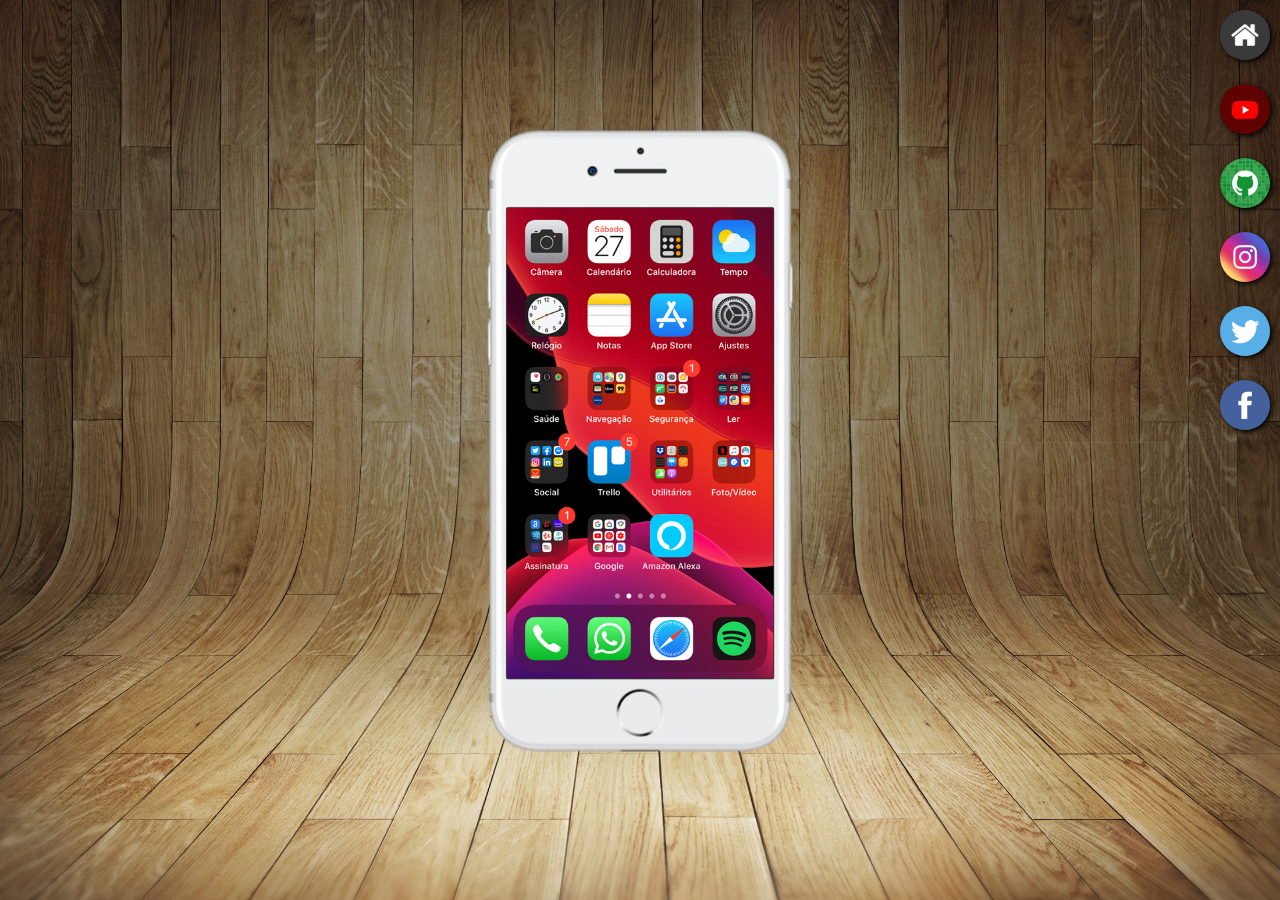
<file: index.html>
<!DOCTYPE html>
<html lang="pt-br">
<head>
    <meta charset="UTF-8">
    <meta http-equiv="X-UA-Compatible" content="IE=edge">
    <meta name="viewport" content="width=device-width, initial-scale=1.0">
    <link rel="shortcut icon" href="favicon.ico" type="image/x-icon">
    <link rel="stylesheet" href="estilos/style.css">
    <title>Projeto Redes Sociais</title>
</head>
<body>
    <main>
        <section id="telefone">
            <iframe src="home.html" name="tela" frameborder="0" id="tela">
                Seu navegador naõ é compatível com isso...
            </iframe>
        </section>
        <section id="redes-sociais">
            <a href="home.html" target="tela"><img src="imagens/logo-home.jpg" alt="Home"></a><br>
            <a href="youtube.html" target="tela"><img src="imagens/logo-youtube.jpg" alt="YouTube"></a><br>
            <a href="github.html" target="tela"><img src="imagens/logo-github.jpg" alt="GitHub"></a><br>
            <a href="instagram.html" target="tela"><img src="imagens/logo-instagram.jpg" alt="Intagram"></a><br>
            <a href="twitter.html" target="tela"><img src="imagens/logo-twitter.jpg" alt="Twitter"></a><br>
            <a href="facebook.html" target="tela"><img src="imagens/logo-facebook.jpg" alt="Facebook"></a>
            
        </section>
    </main>
</body>
</html>
</file>
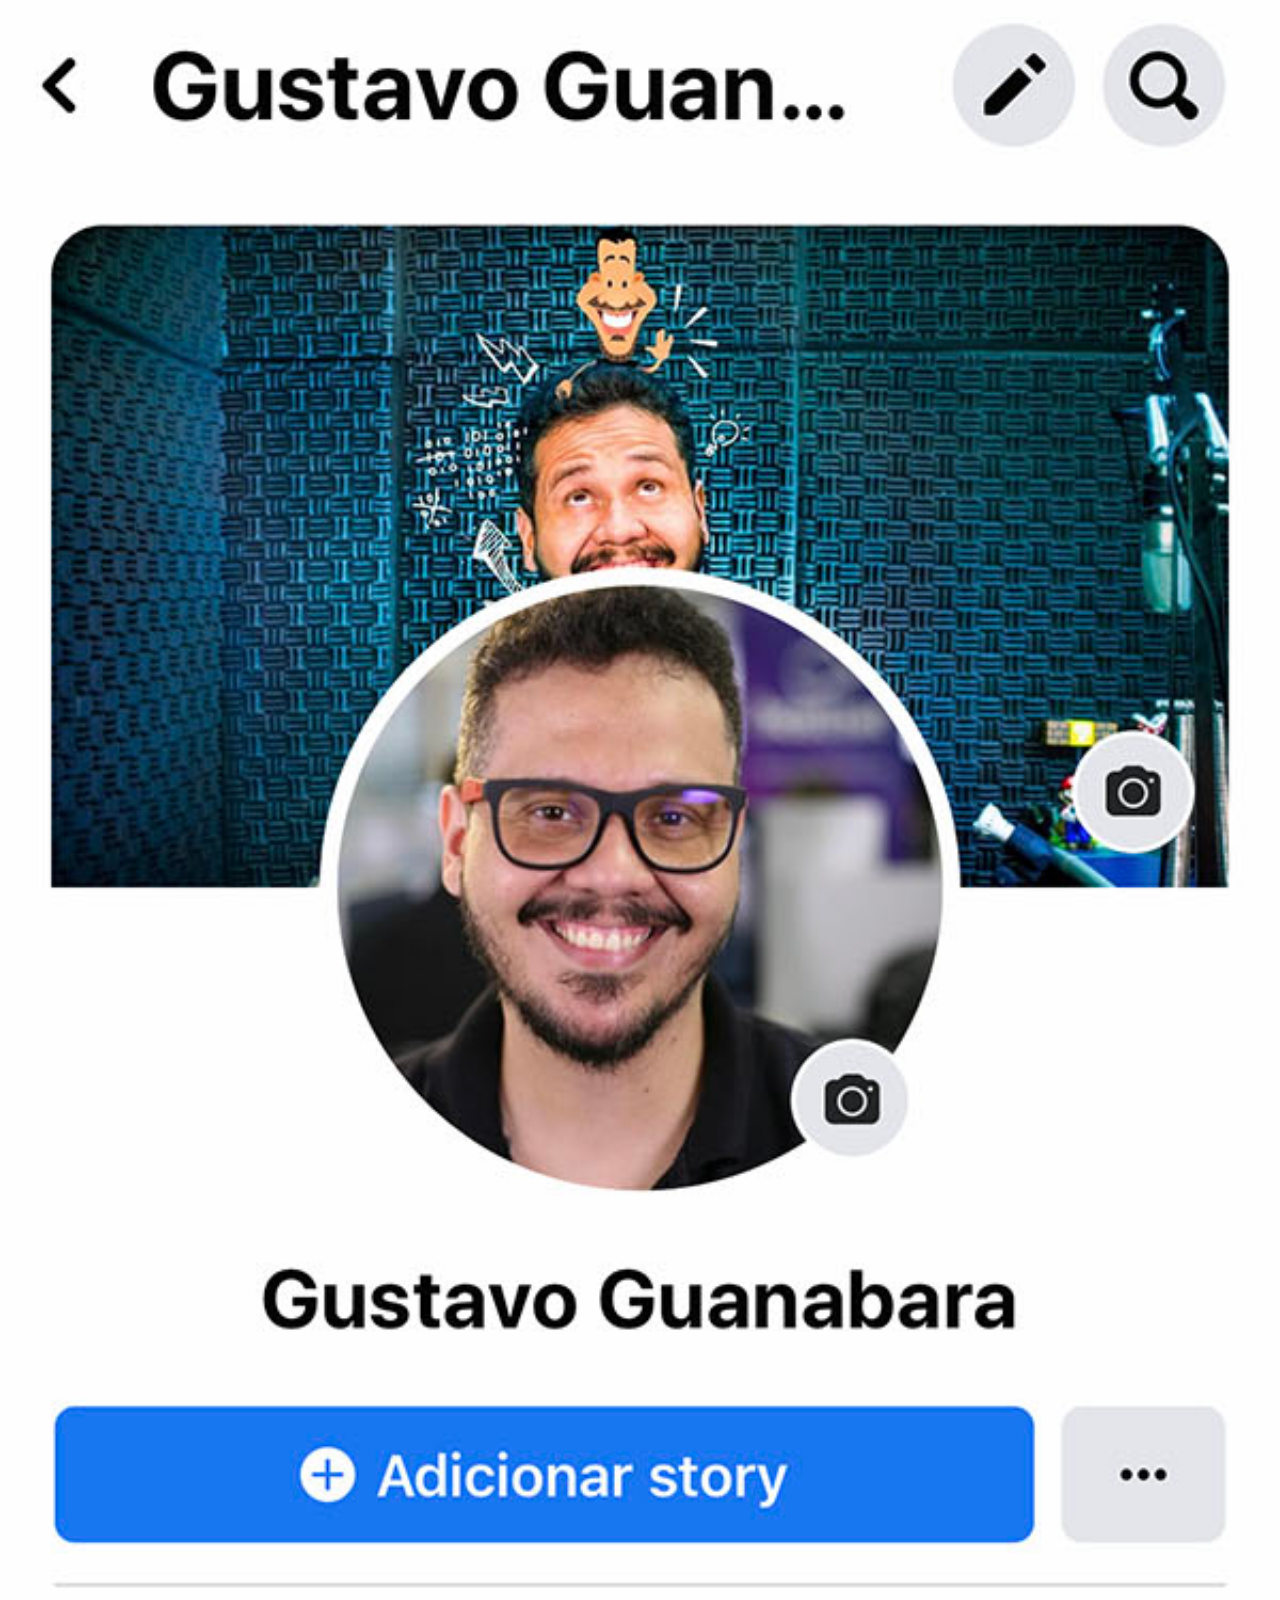
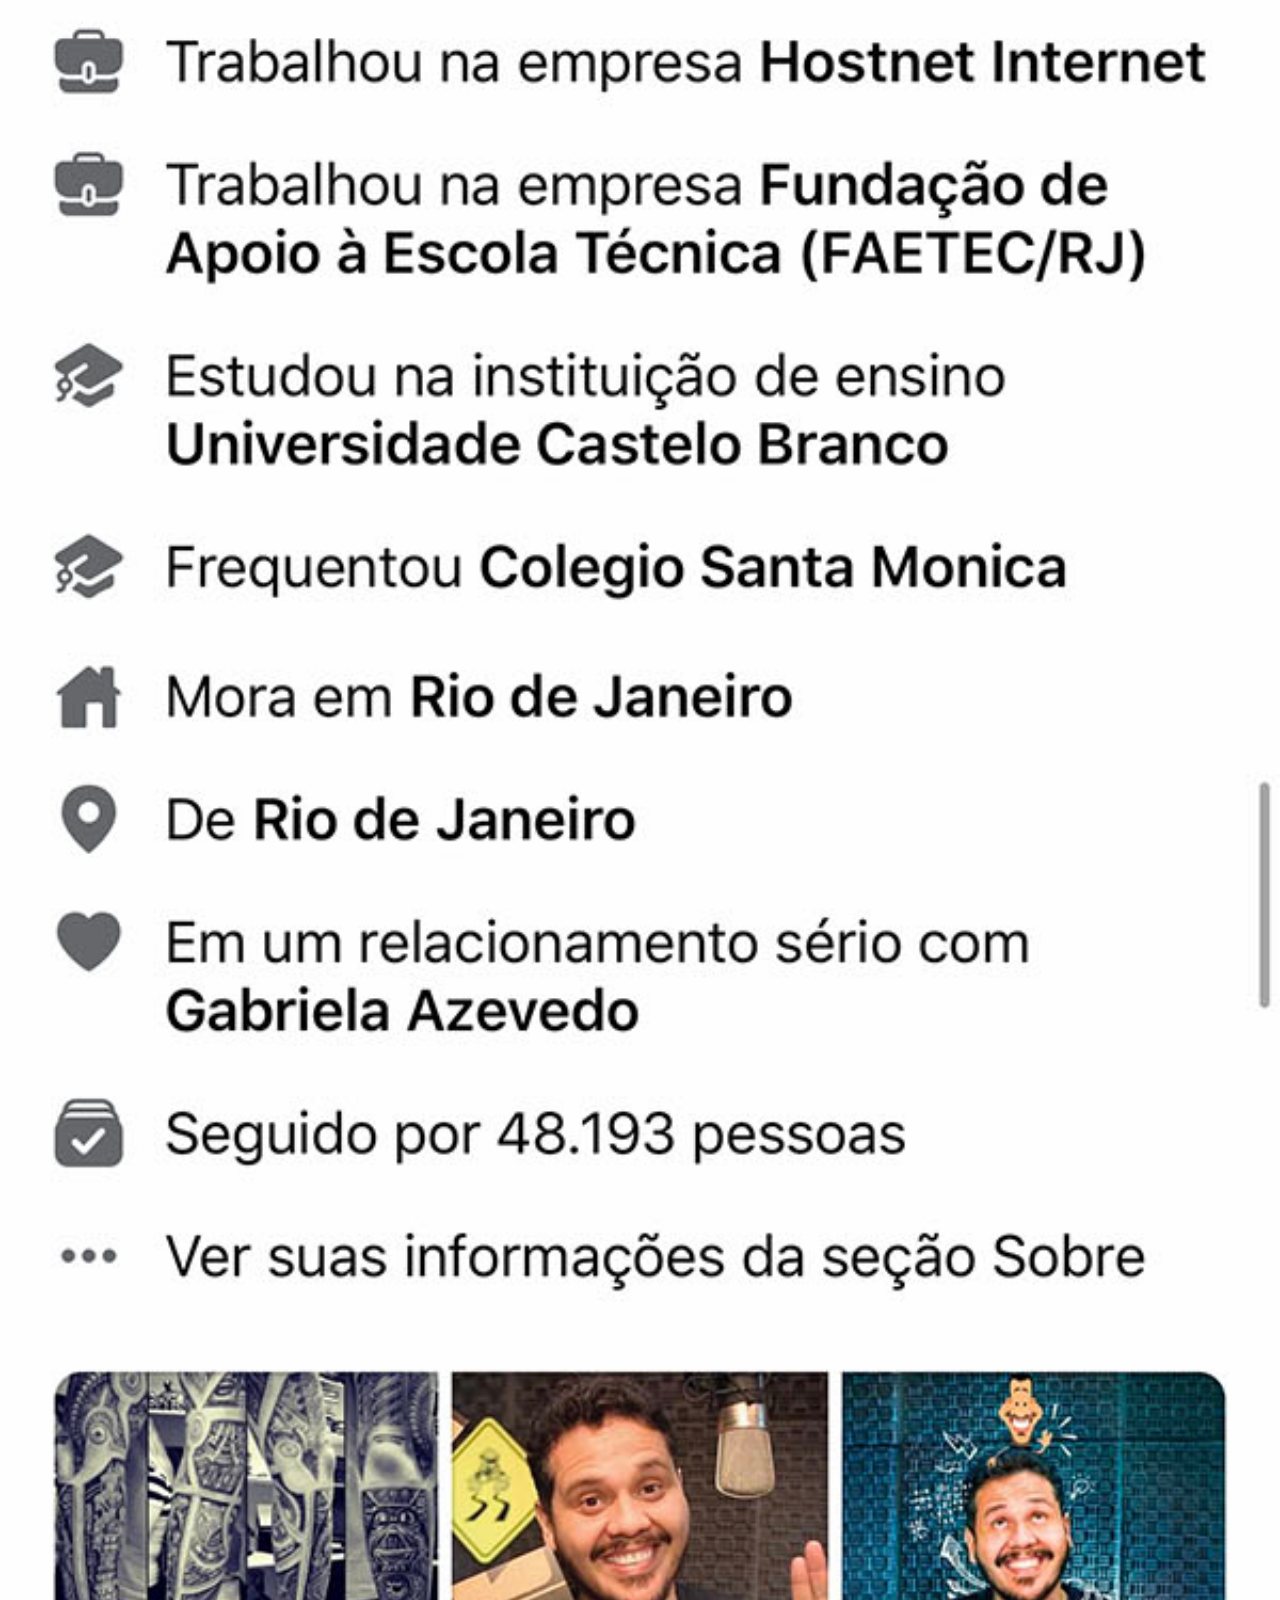
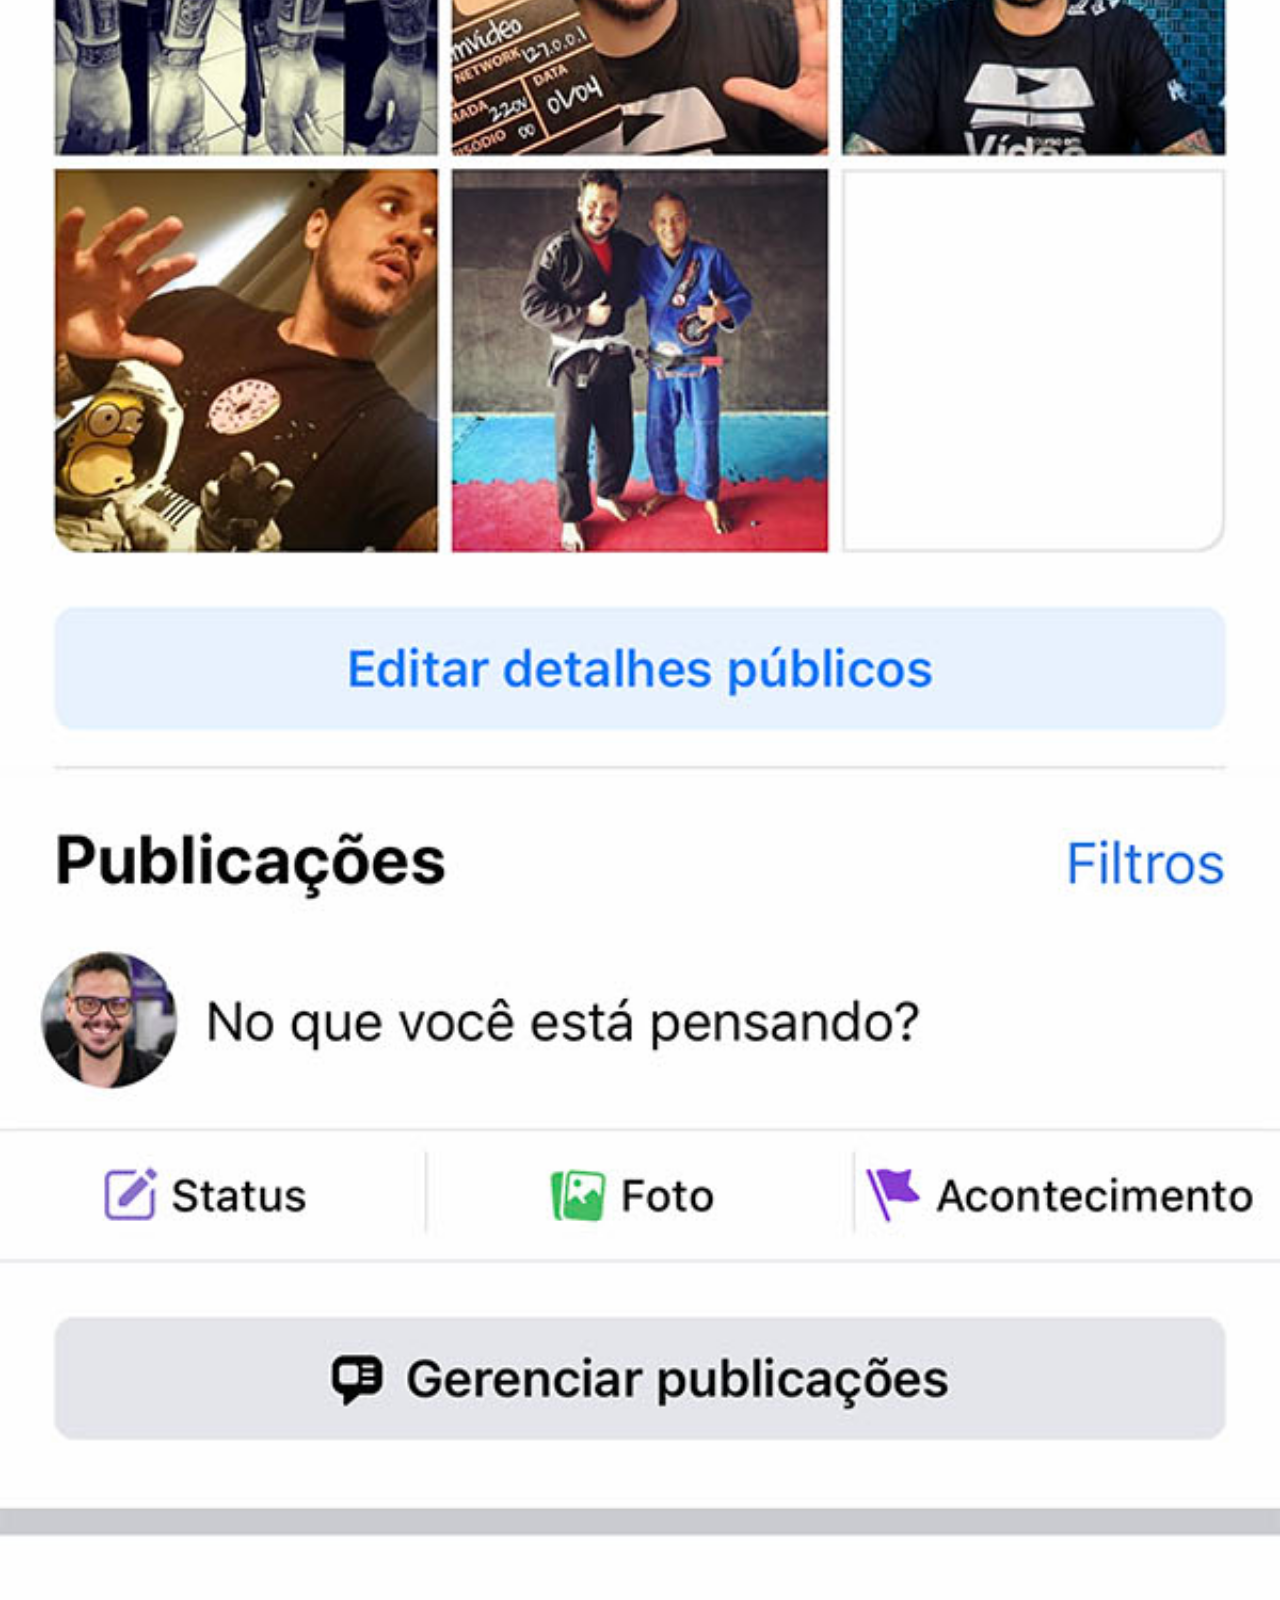
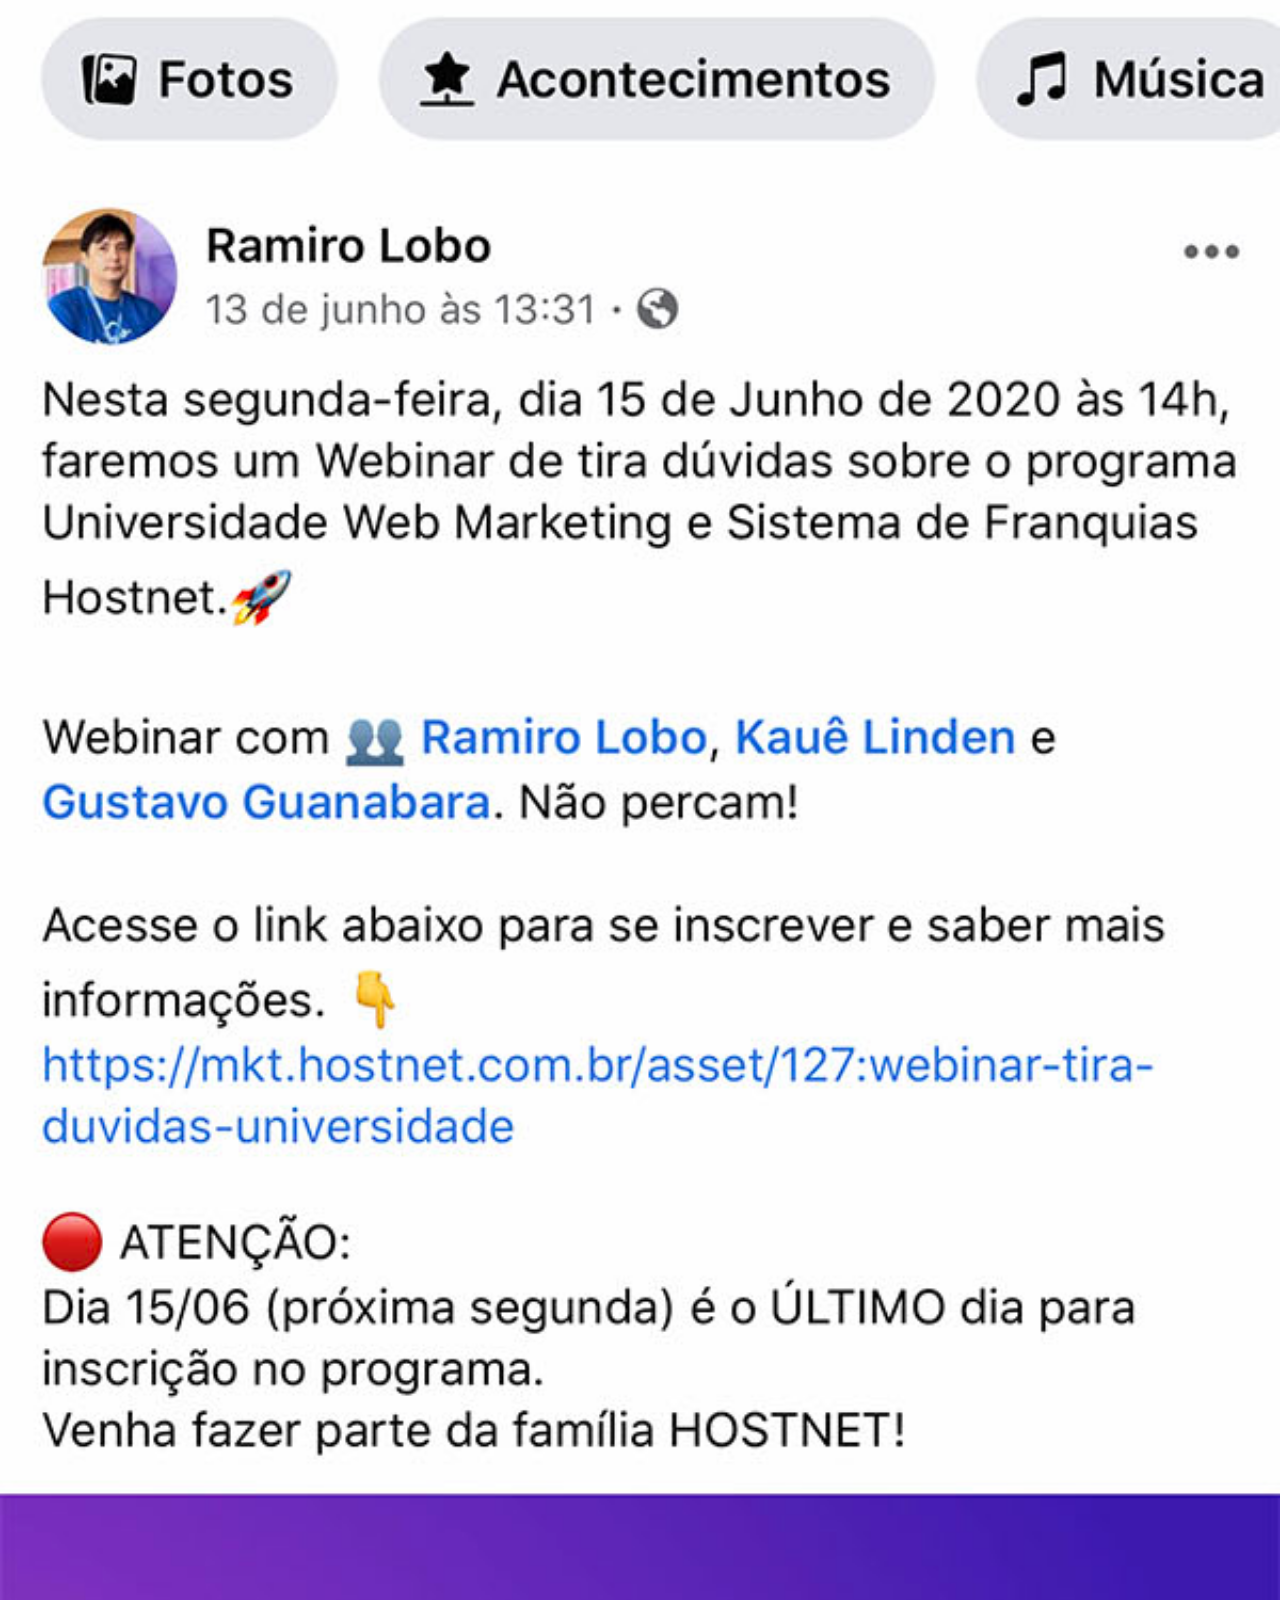
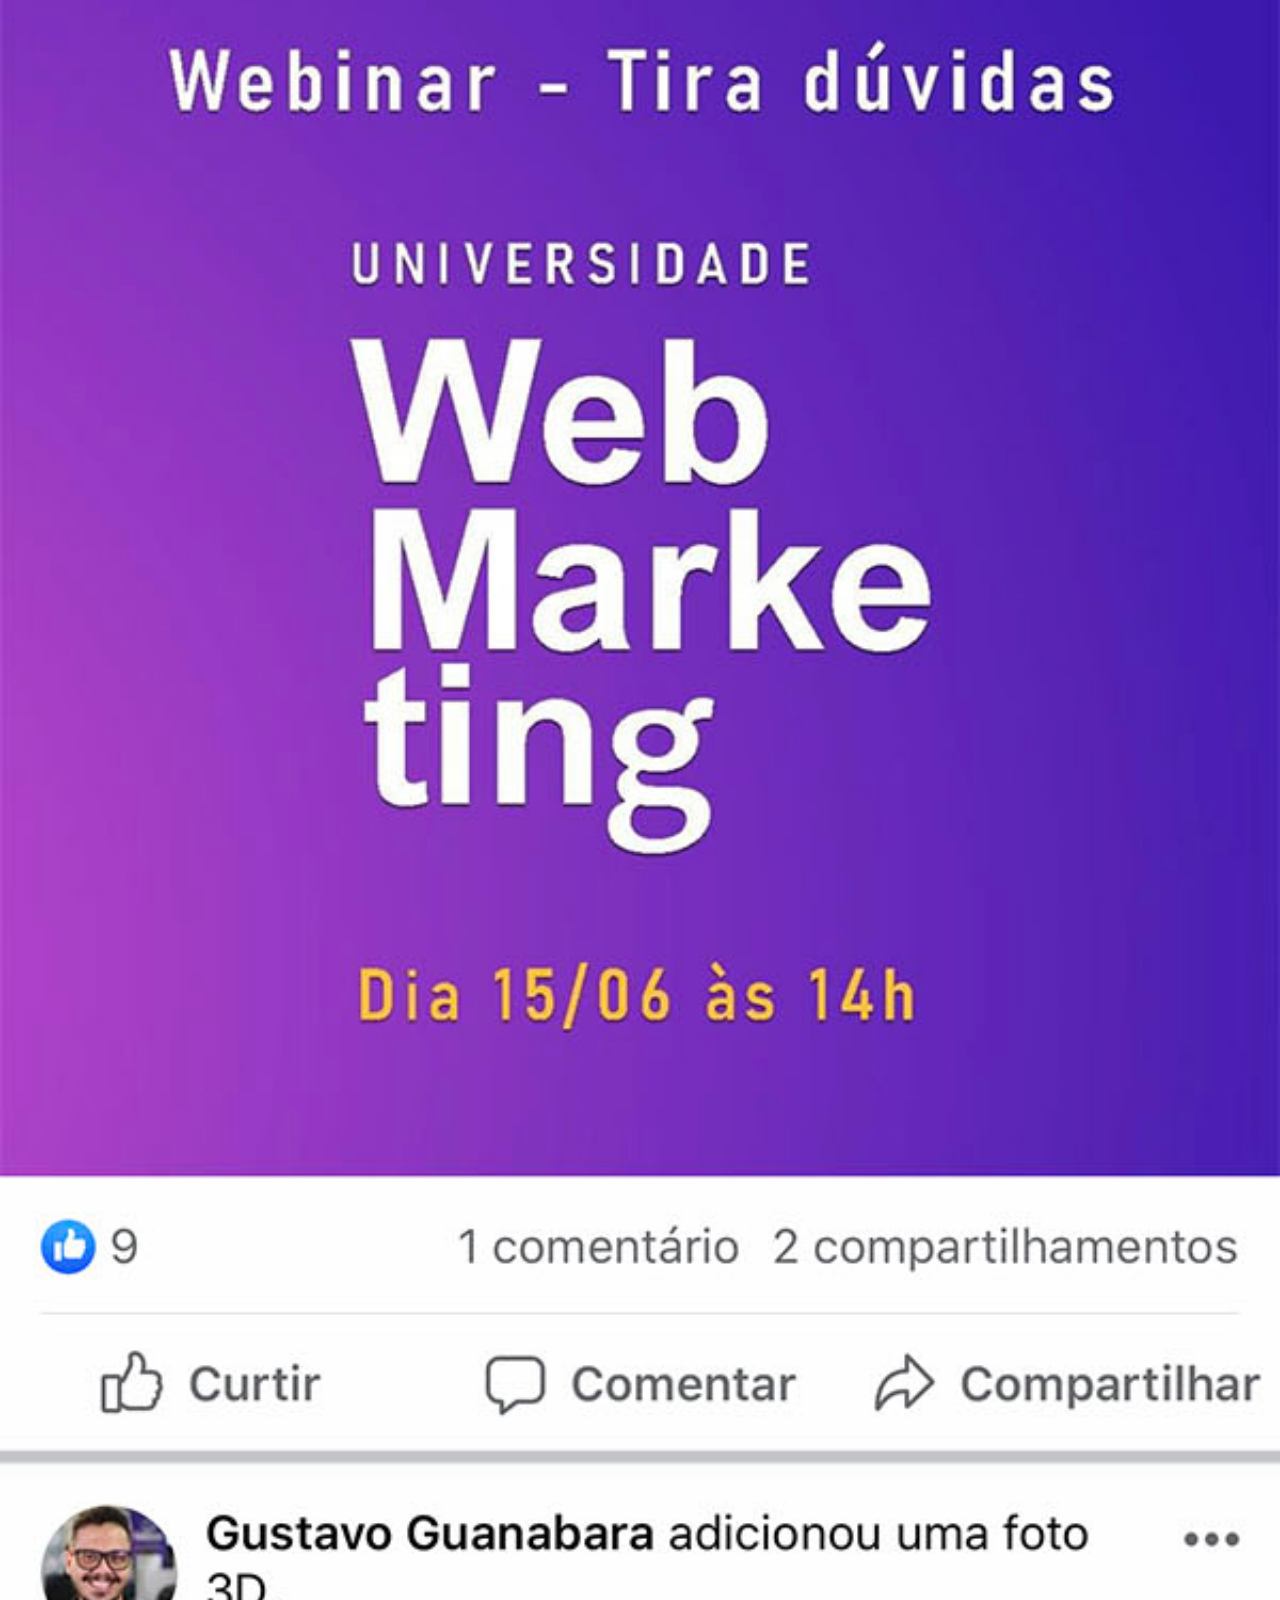
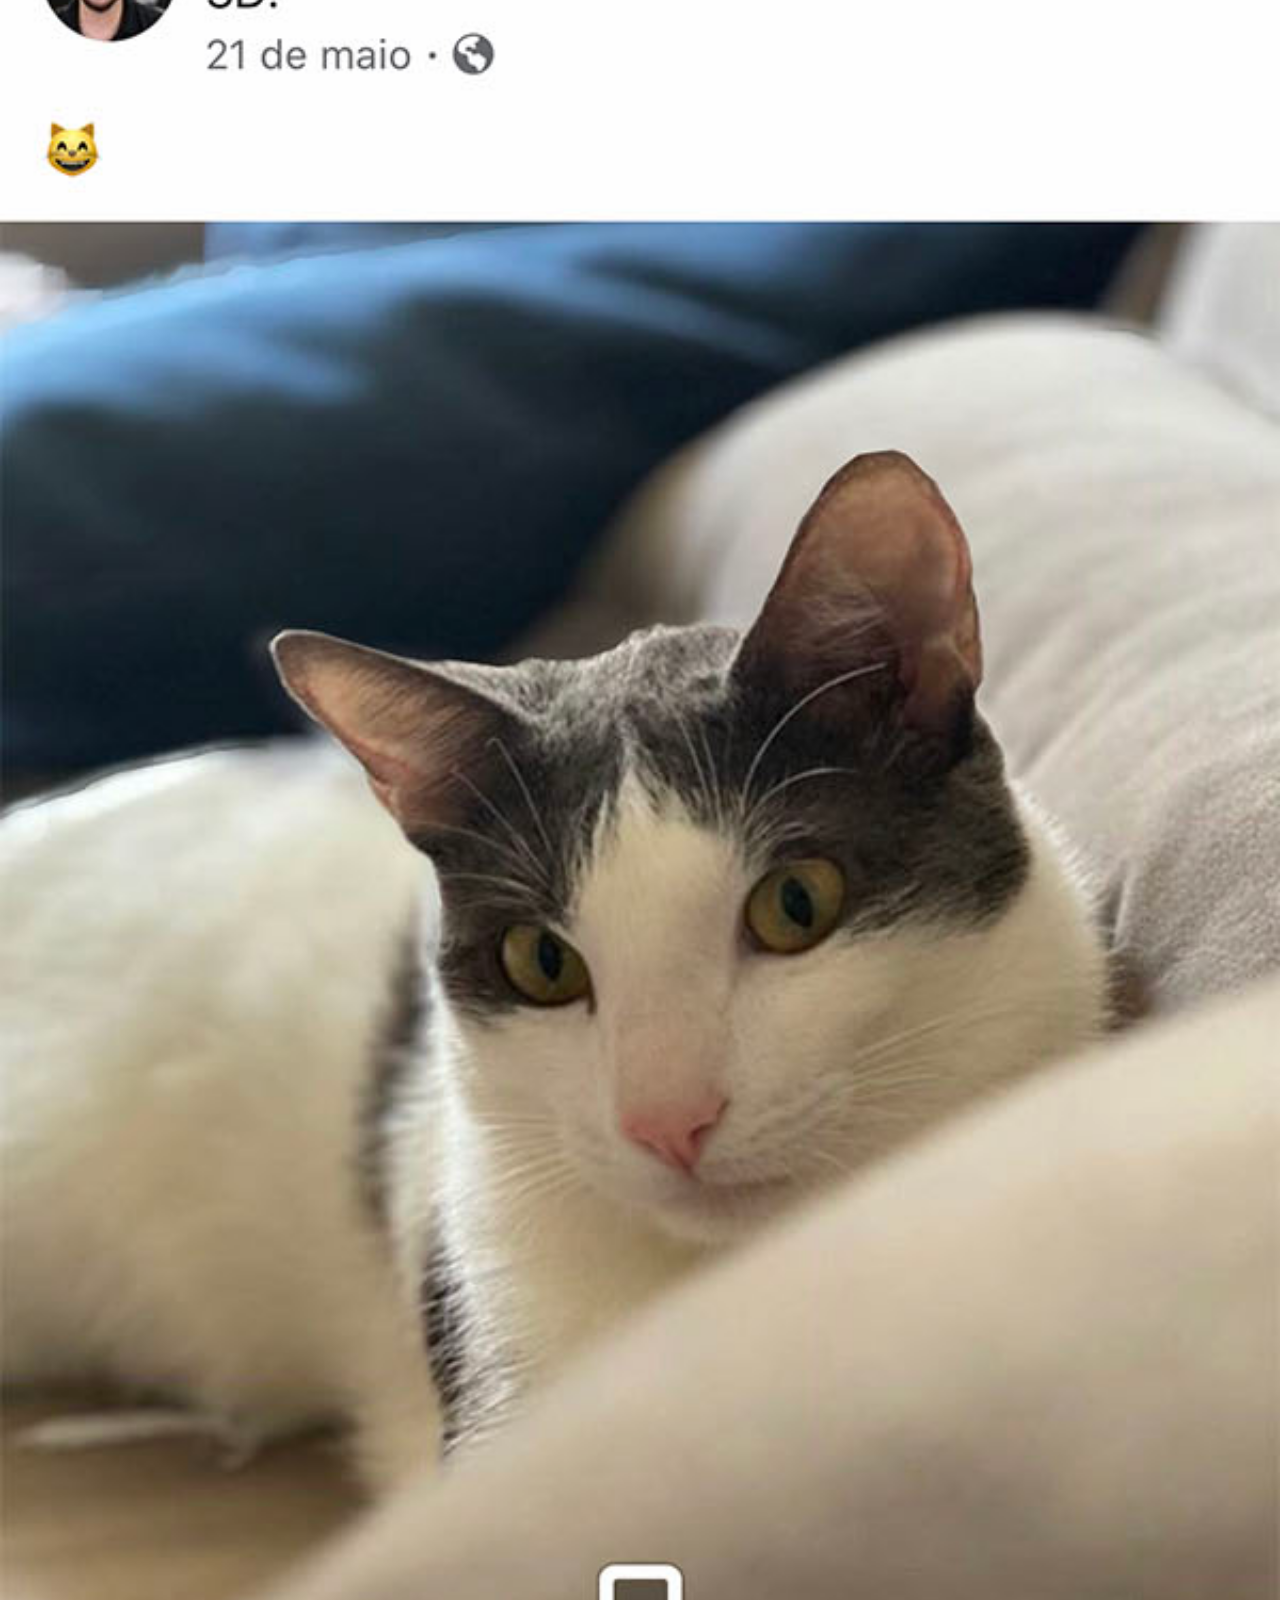
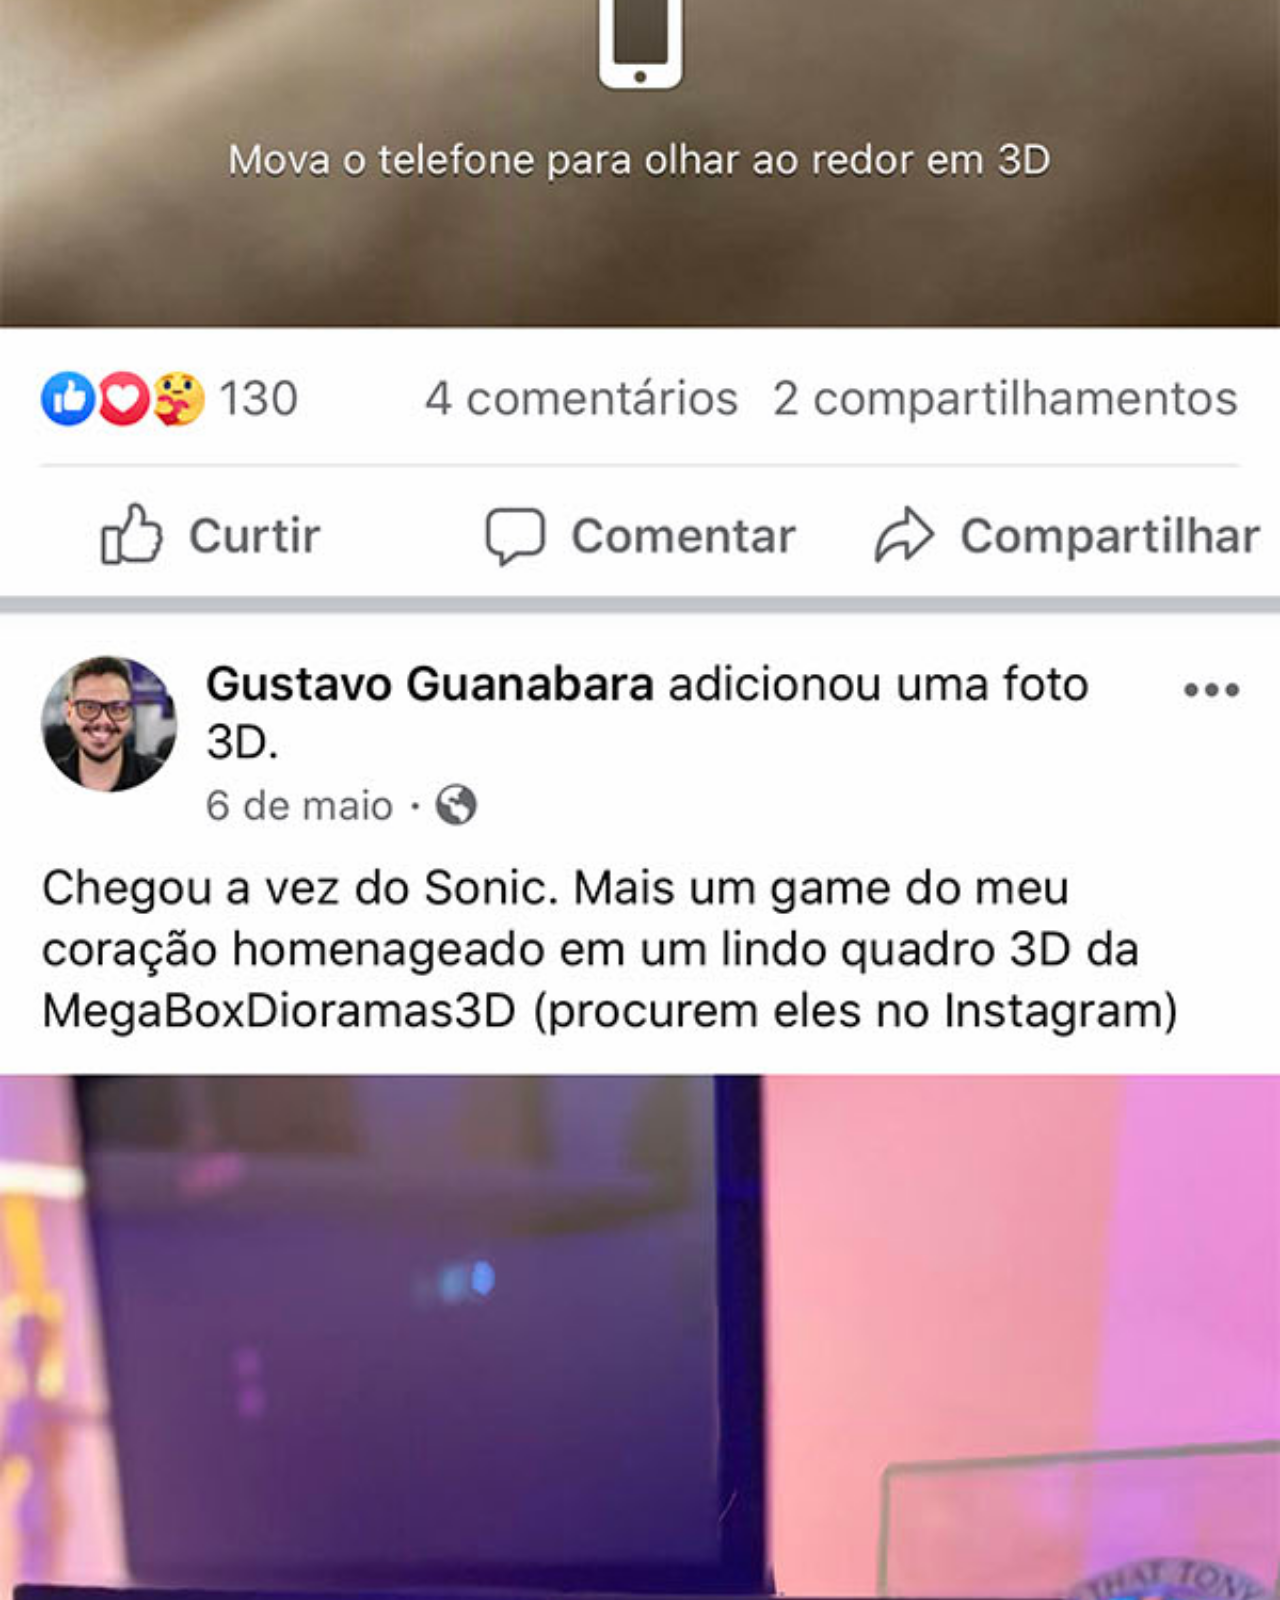
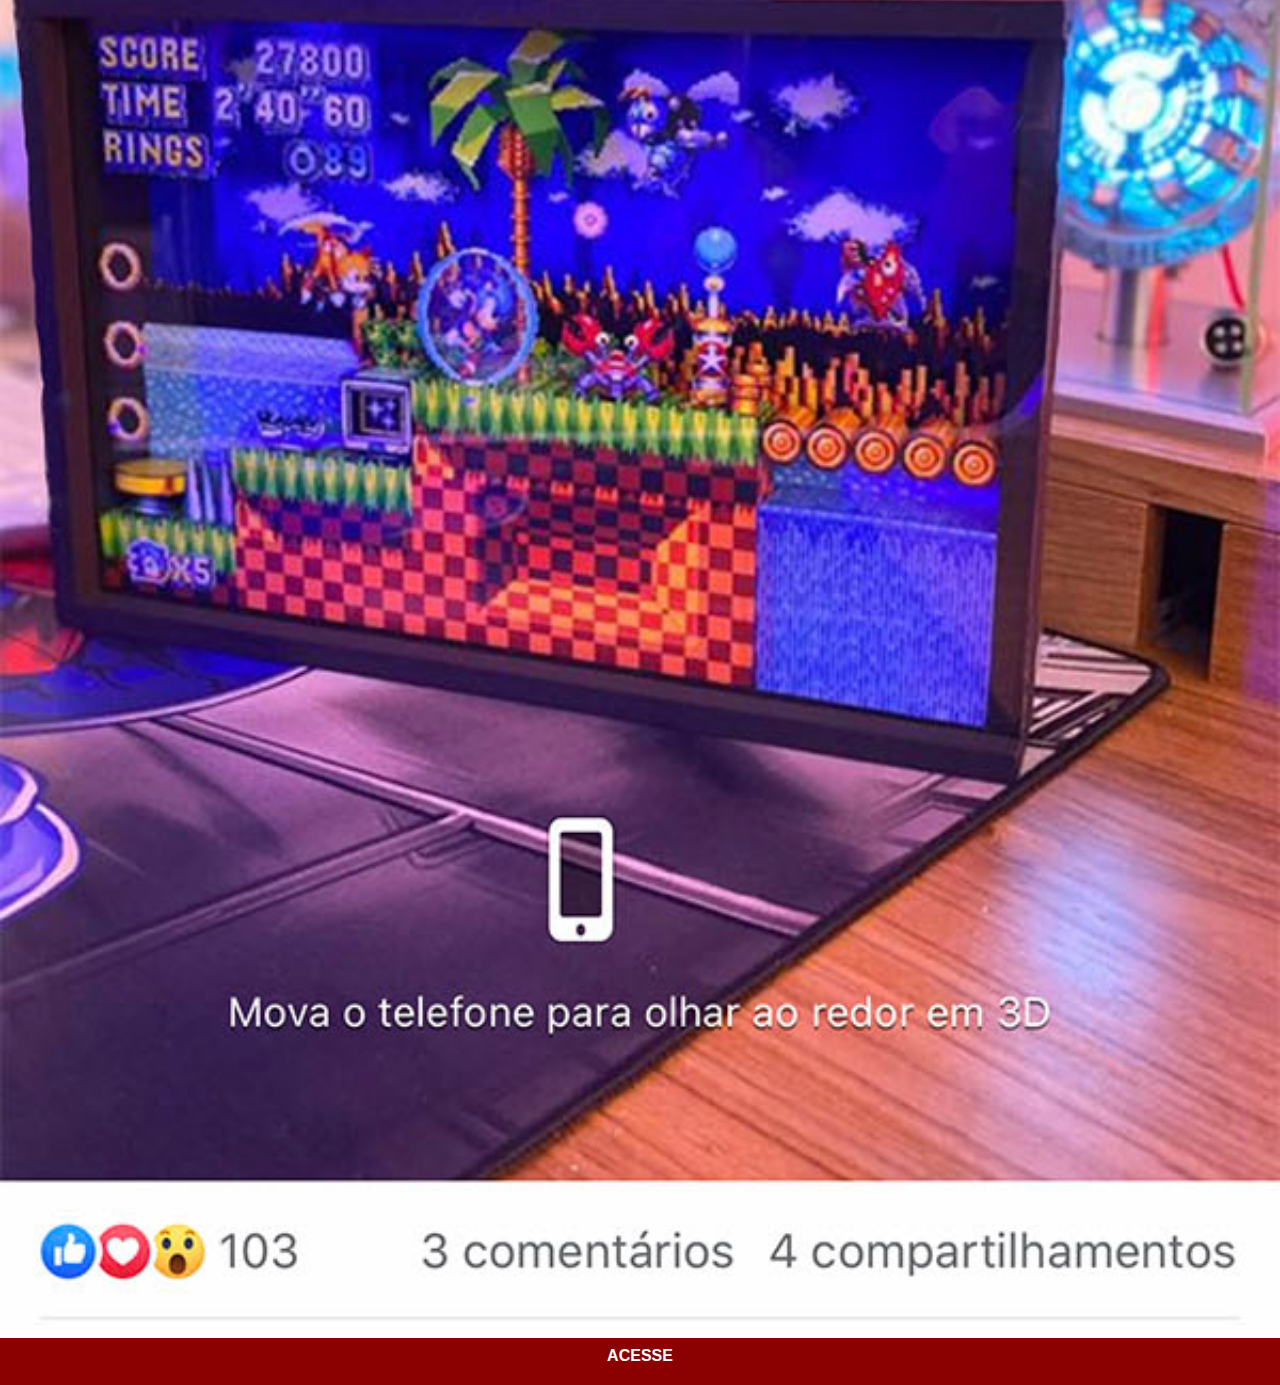
<file: facebook.html>
<!DOCTYPE html>
<html lang="pt-br">
<head>
    <meta charset="UTF-8">
    <meta http-equiv="X-UA-Compatible" content="IE=edge">
    <meta name="viewport" content="width=device-width, initial-scale=1.0">
    <title>Facebook</title>
    <link rel="stylesheet" href="estilos/social.css">
</head>
<body>
    <img src="imagens/tela-facebook.jpg" alt="Facebook">
    <a href="https://www.facebook.com/gustavoguanabara/" target="_blank">ACESSE</a>
</body>
</html>
</file>
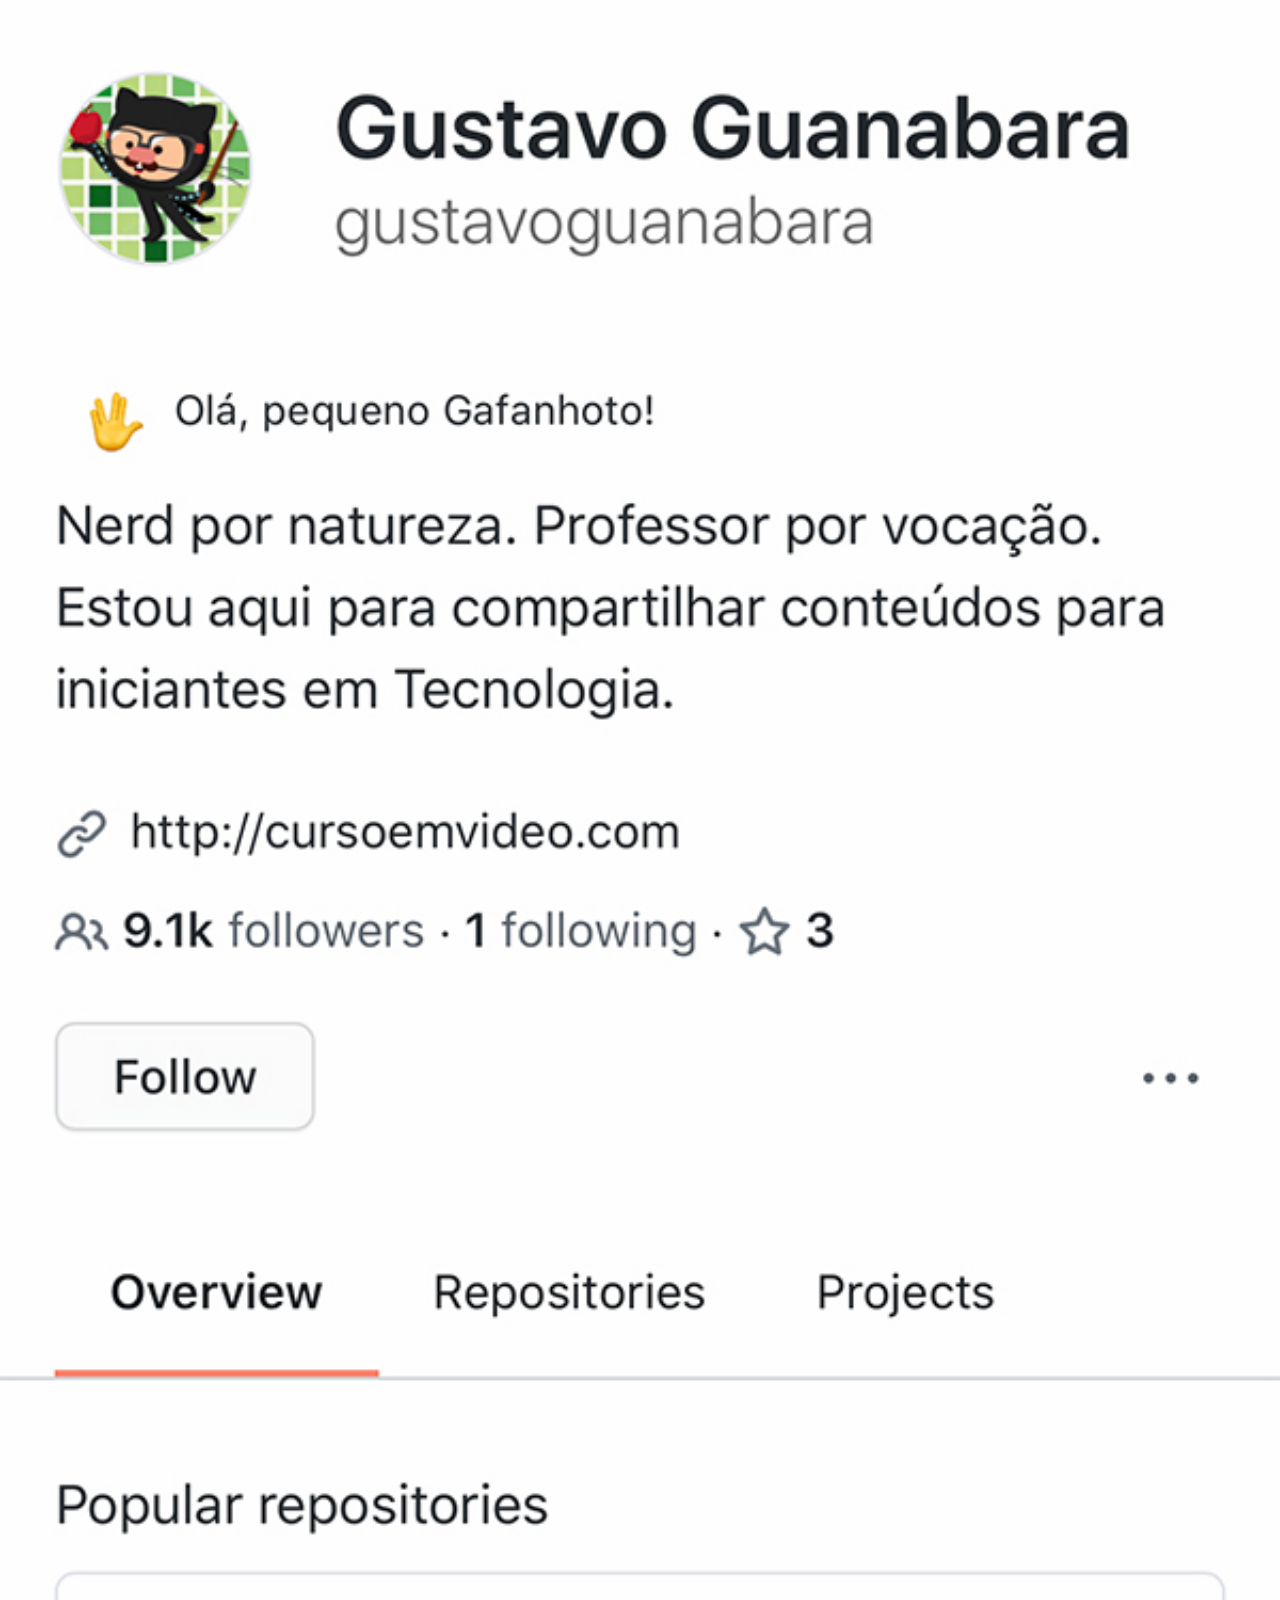
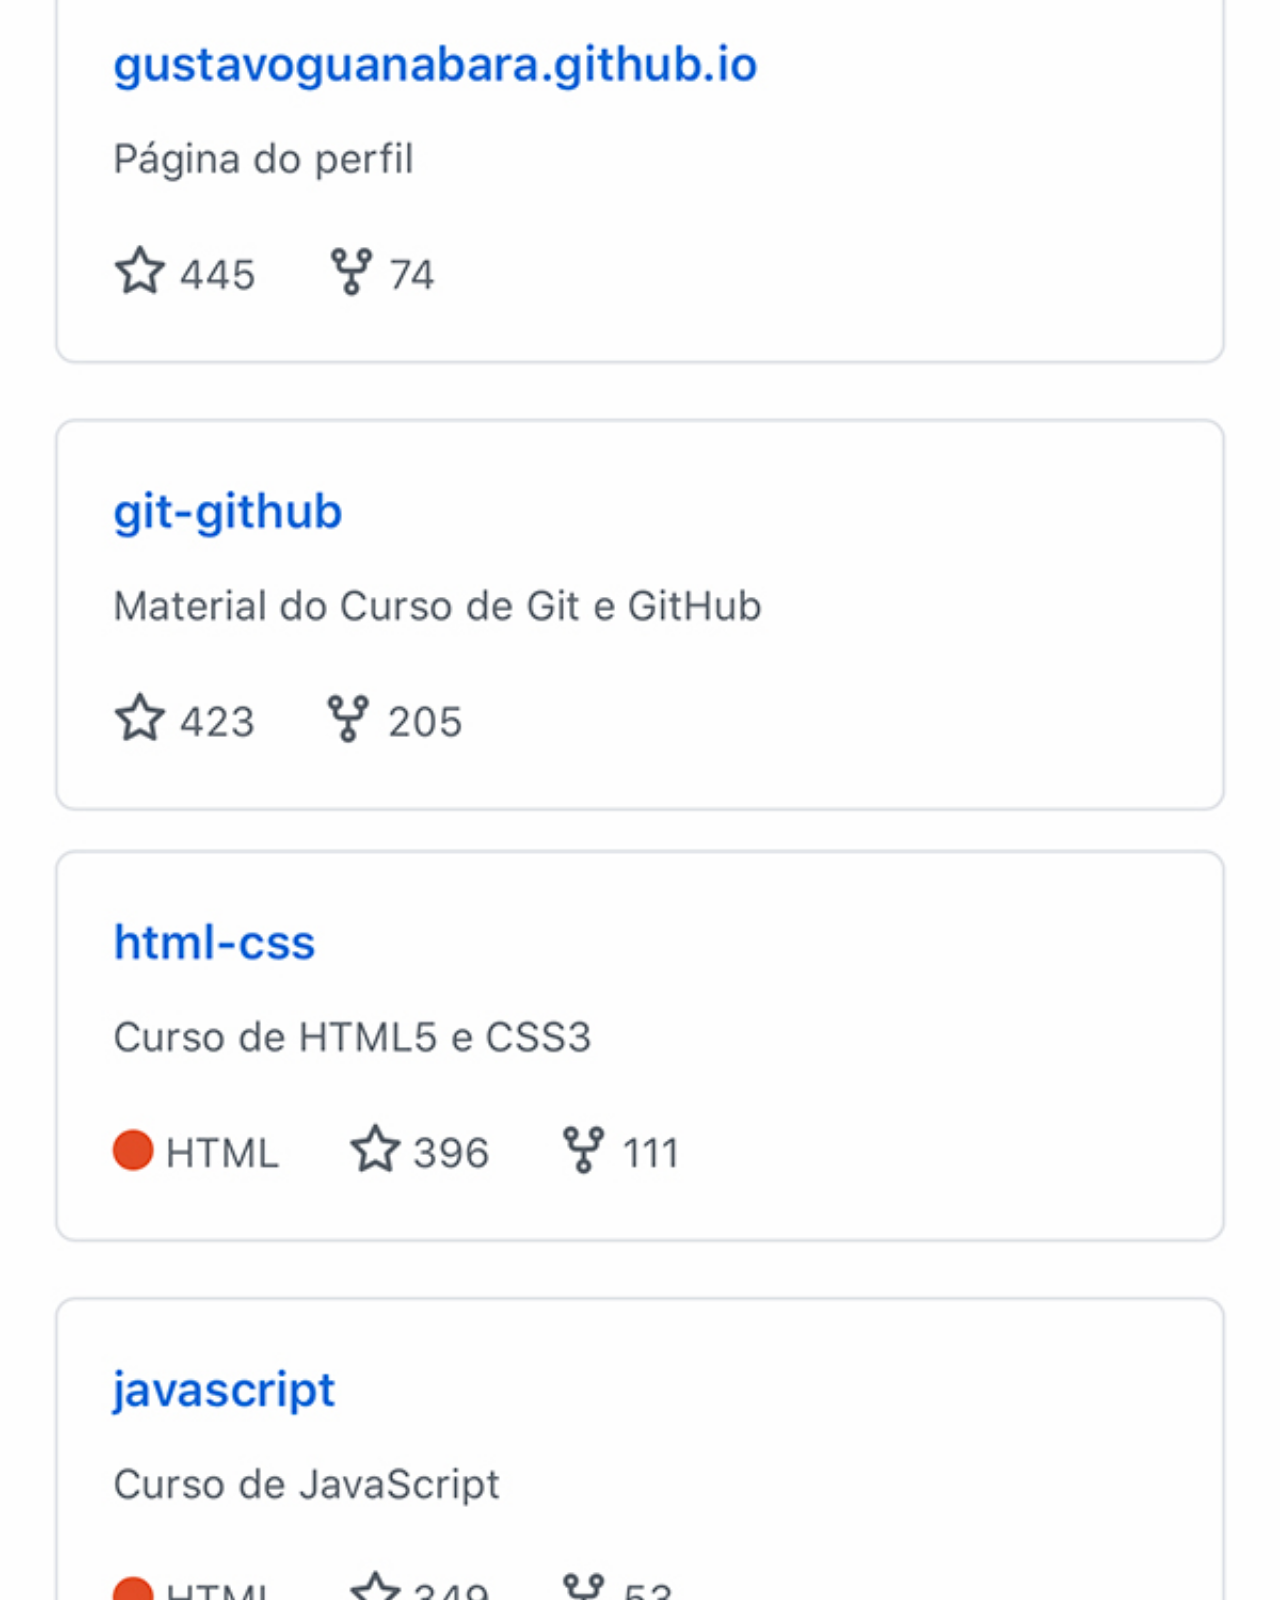
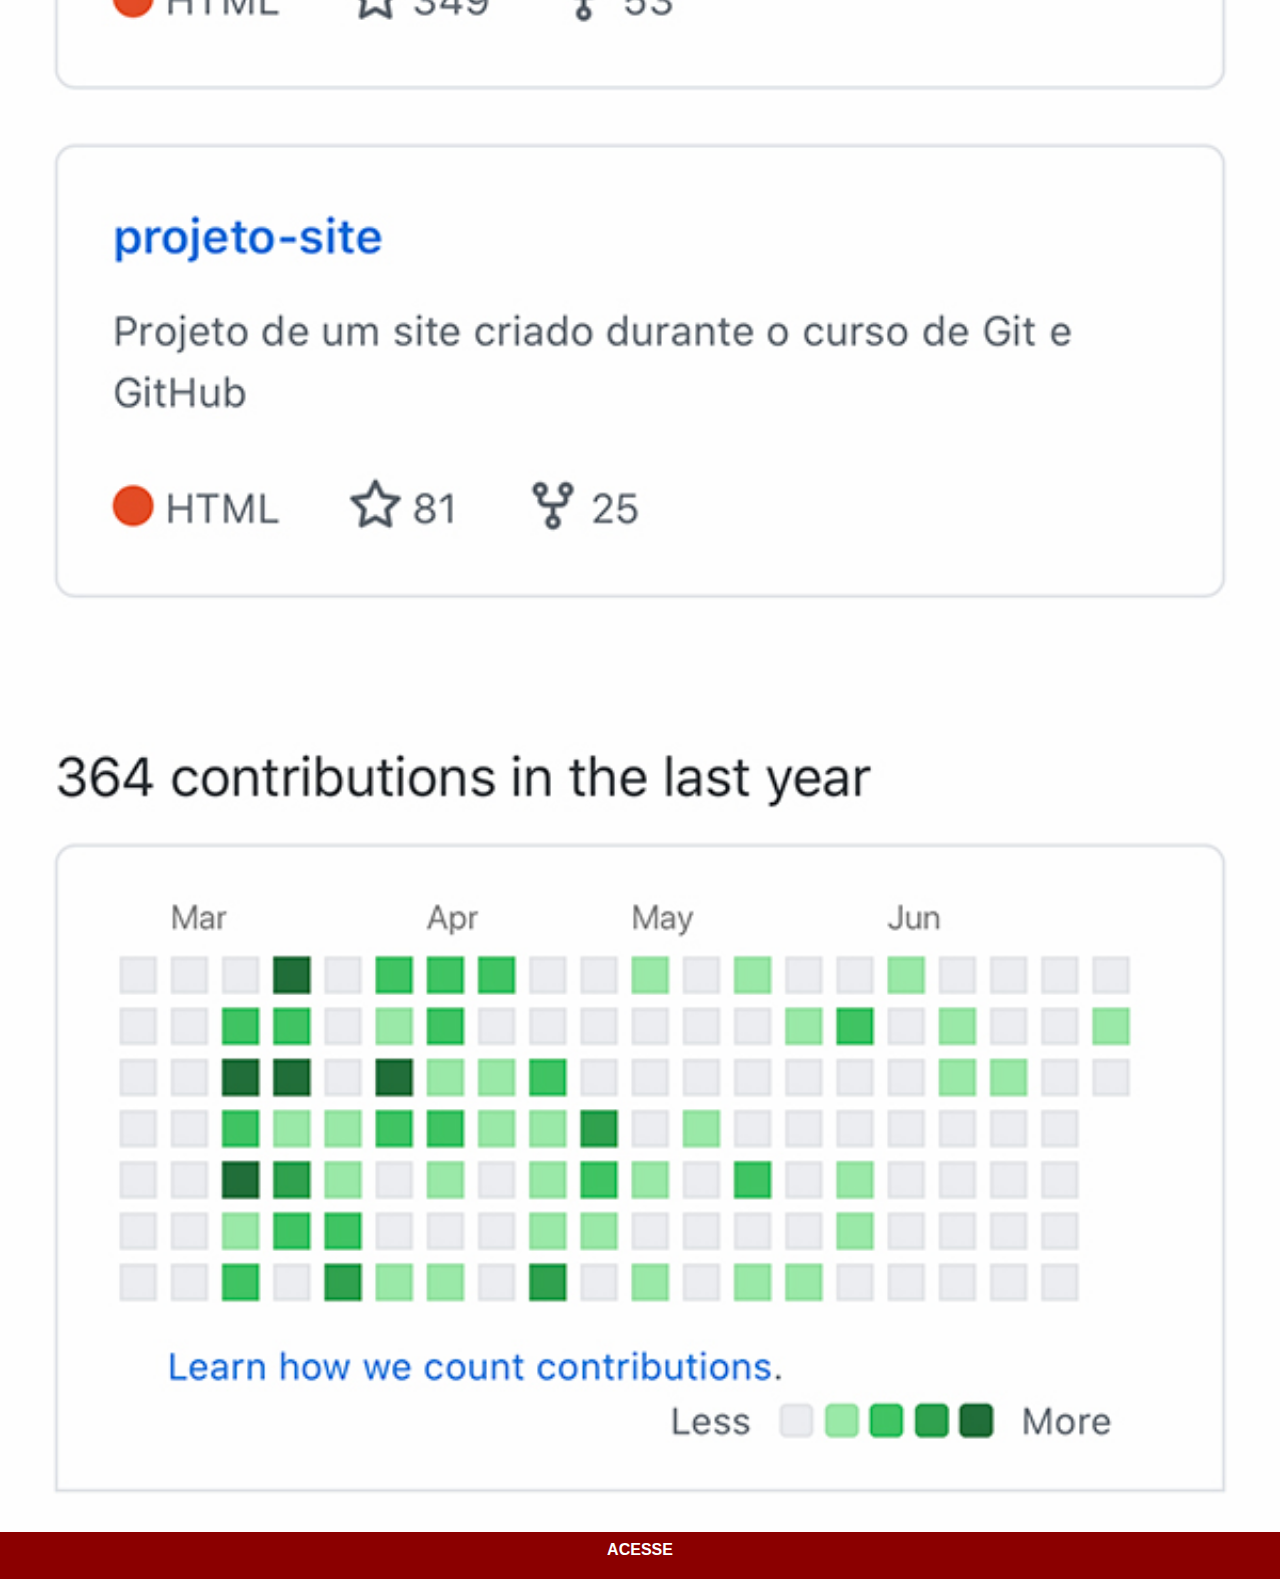
<file: github.html>
<!DOCTYPE html>
<html lang="pt-br">
<head>
    <meta charset="UTF-8">
    <meta http-equiv="X-UA-Compatible" content="IE=edge">
    <meta name="viewport" content="width=device-width, initial-scale=1.0">
    <title>GitHub</title>
    <link rel="stylesheet" href="estilos/social.css">
</head>
<body>
    <img src="imagens/tela-github.jpg" alt="GitHub">
    <a href="https://github.com/gustavoguanabara" target="_blank">ACESSE</a>
</body>
</html>
</file>
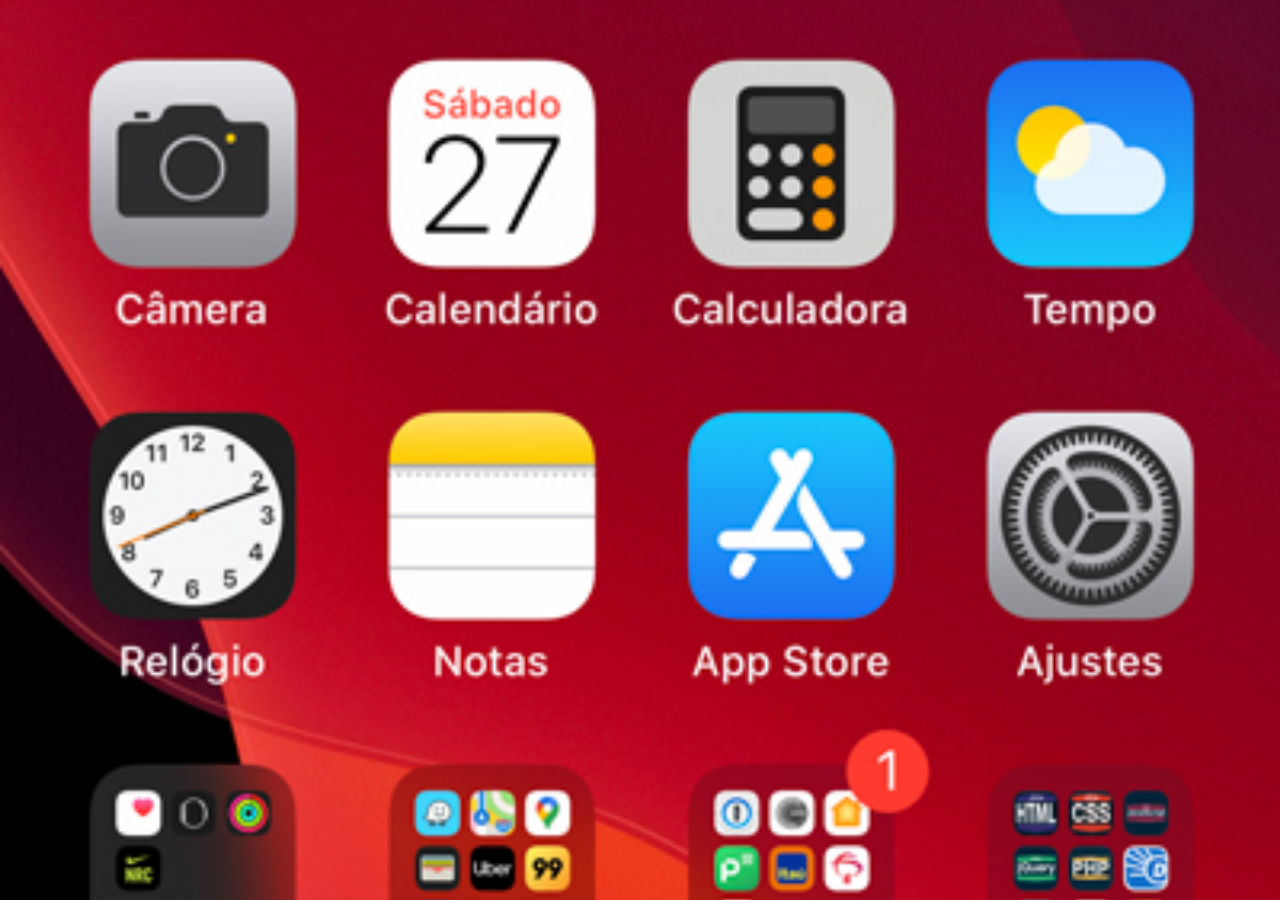
<file: home.html>
<!DOCTYPE html>
<html lang="pt-br">
<head>
    <meta charset="UTF-8">
    <meta http-equiv="X-UA-Compatible" content="IE=edge">
    <meta name="viewport" content="width=device-width, initial-scale=1.0">
    <title>HOME</title>
    <style>
        * {
            margin: 0px;
            padding: 0px;
        }

        body {
            width: 100vw;
            height: 100vh;
            background:  black url('imagens/tela-home.jpg') no-repeat top center;
            background-size: cover;
        }
    </style>
</head>
<body>
    
</body>
</html>
</file>
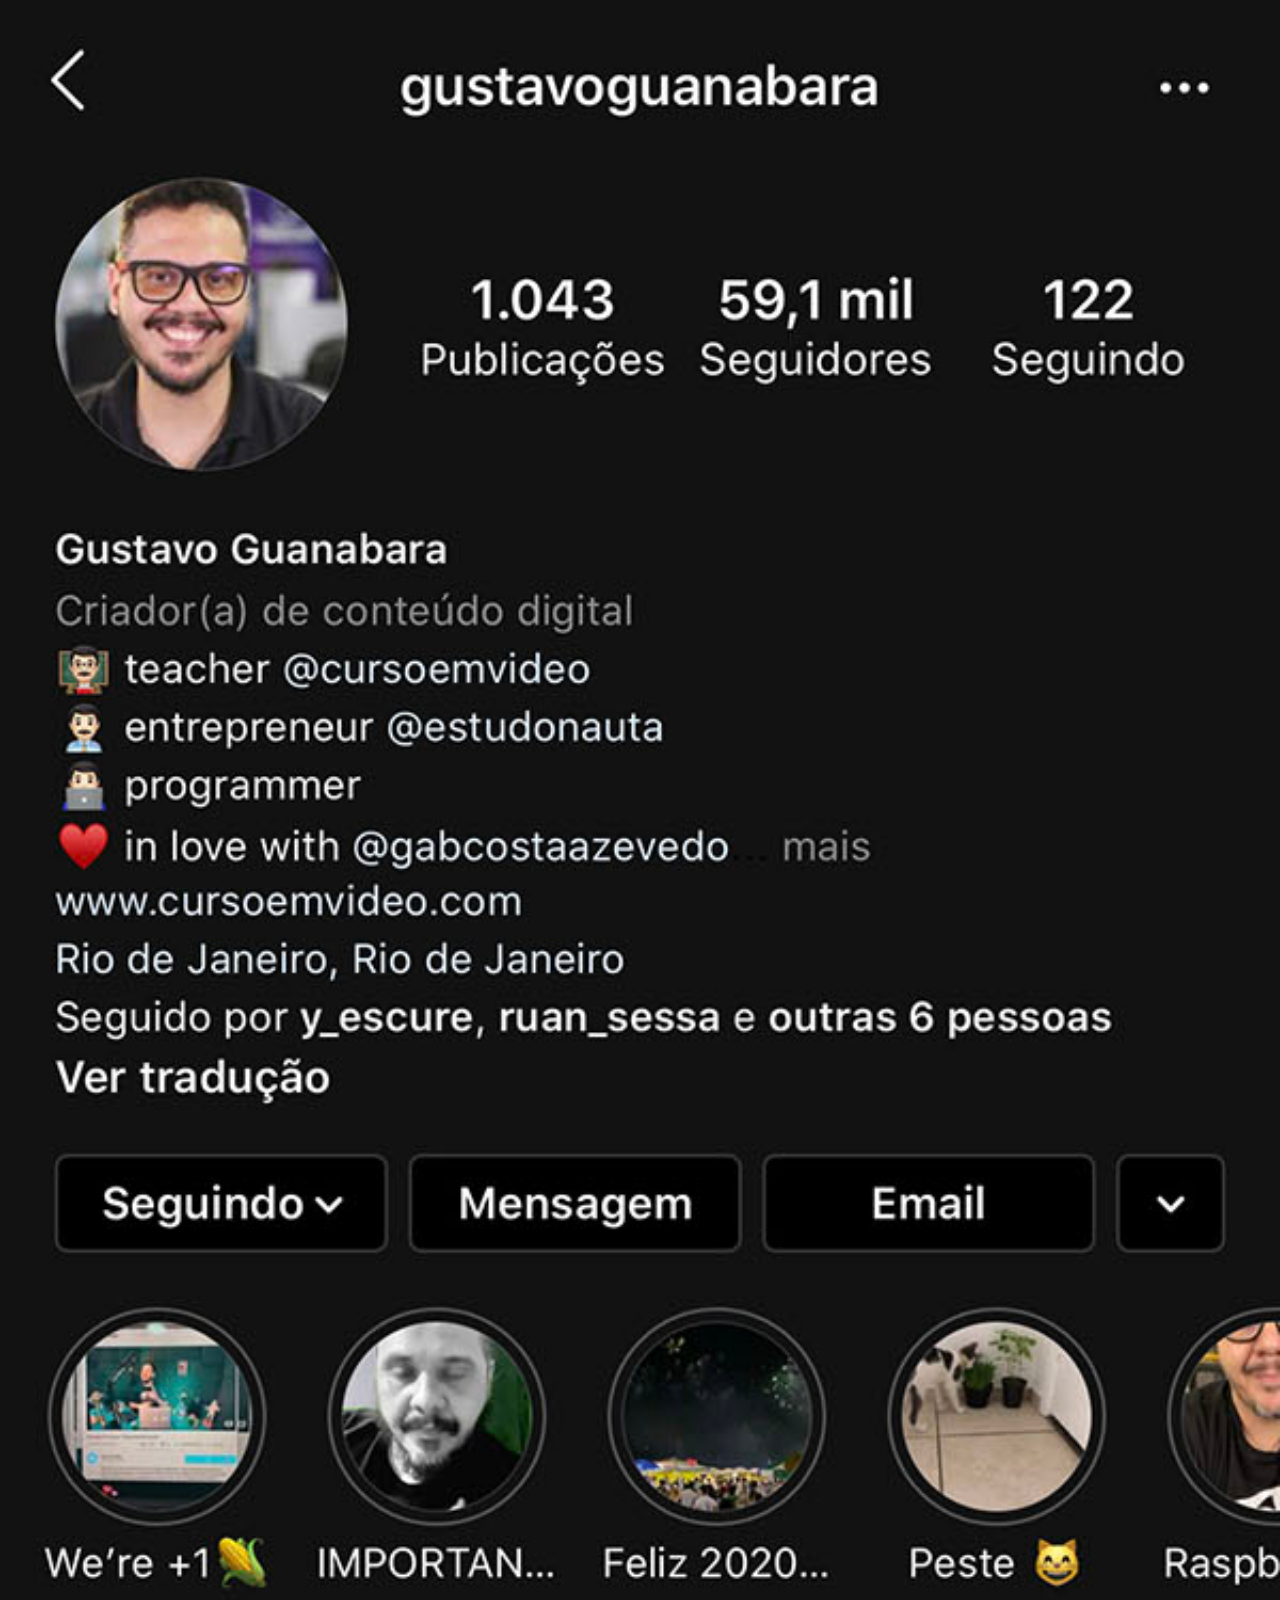
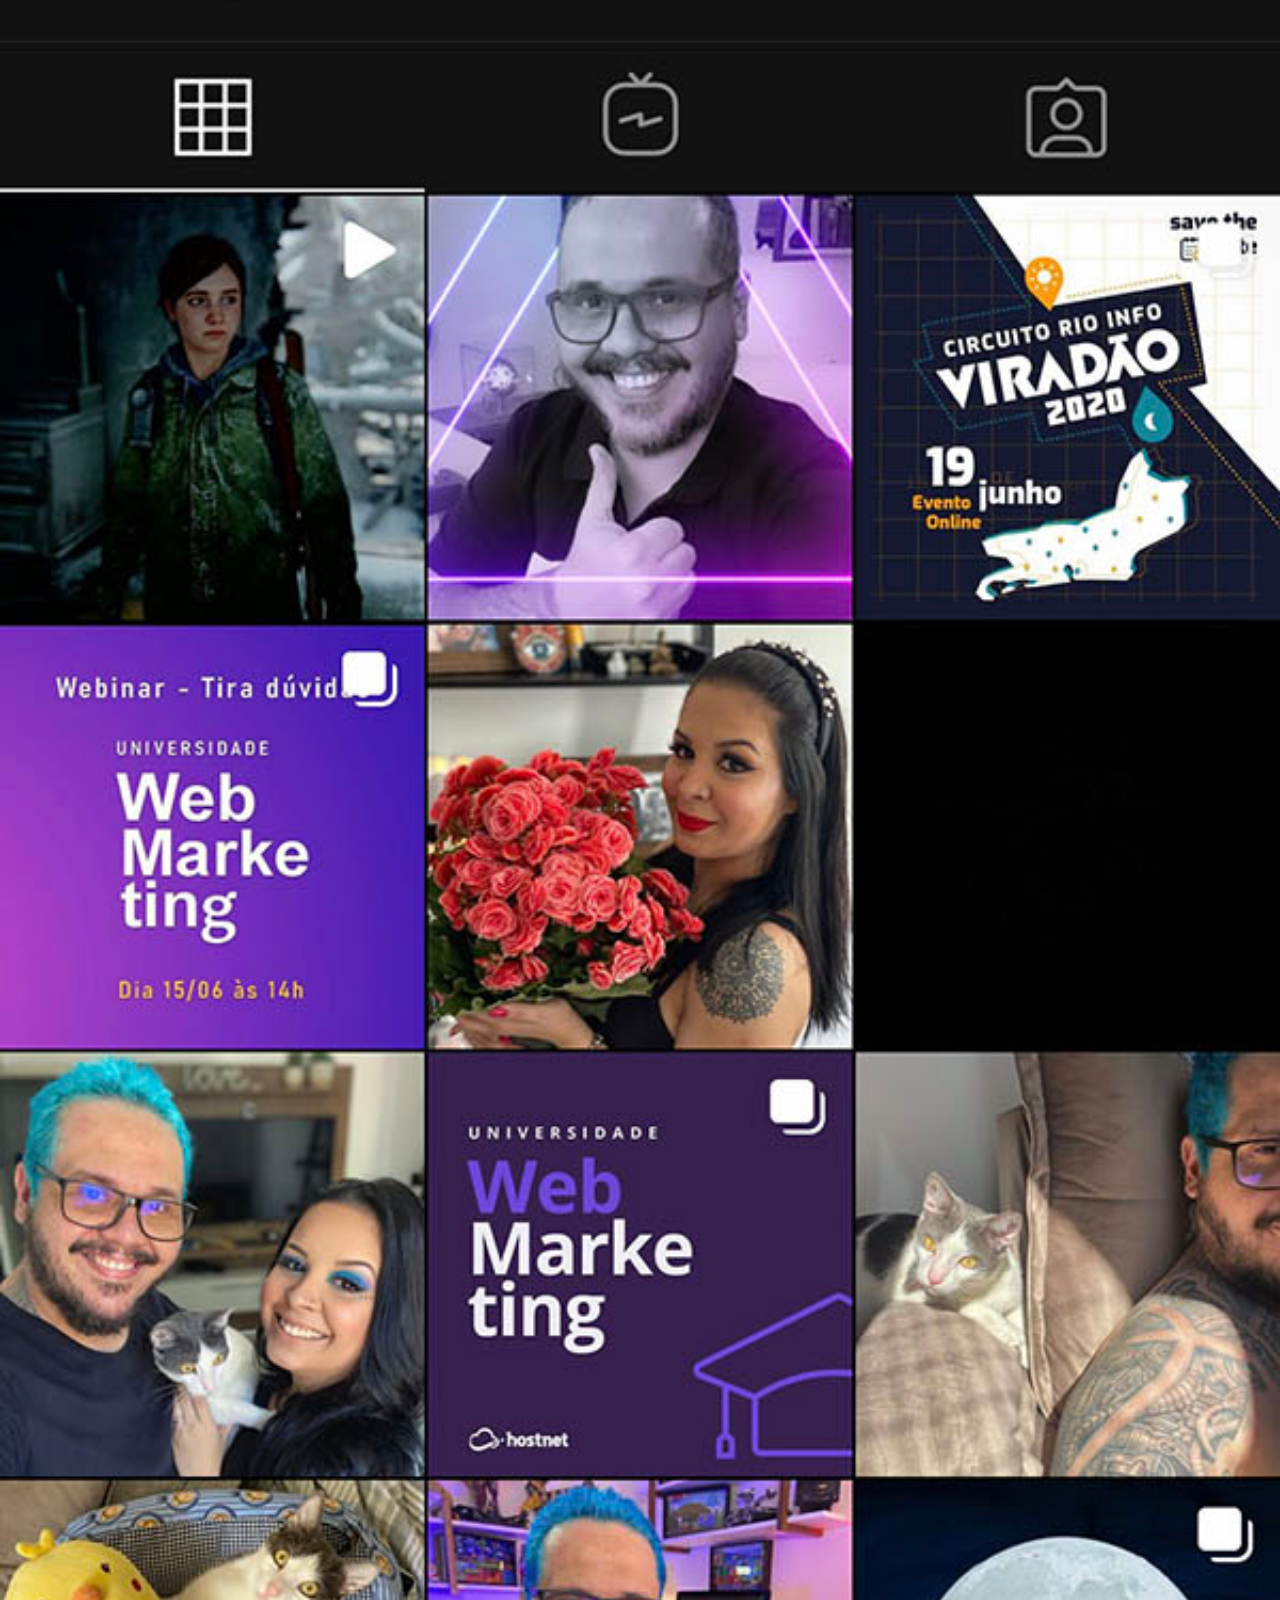
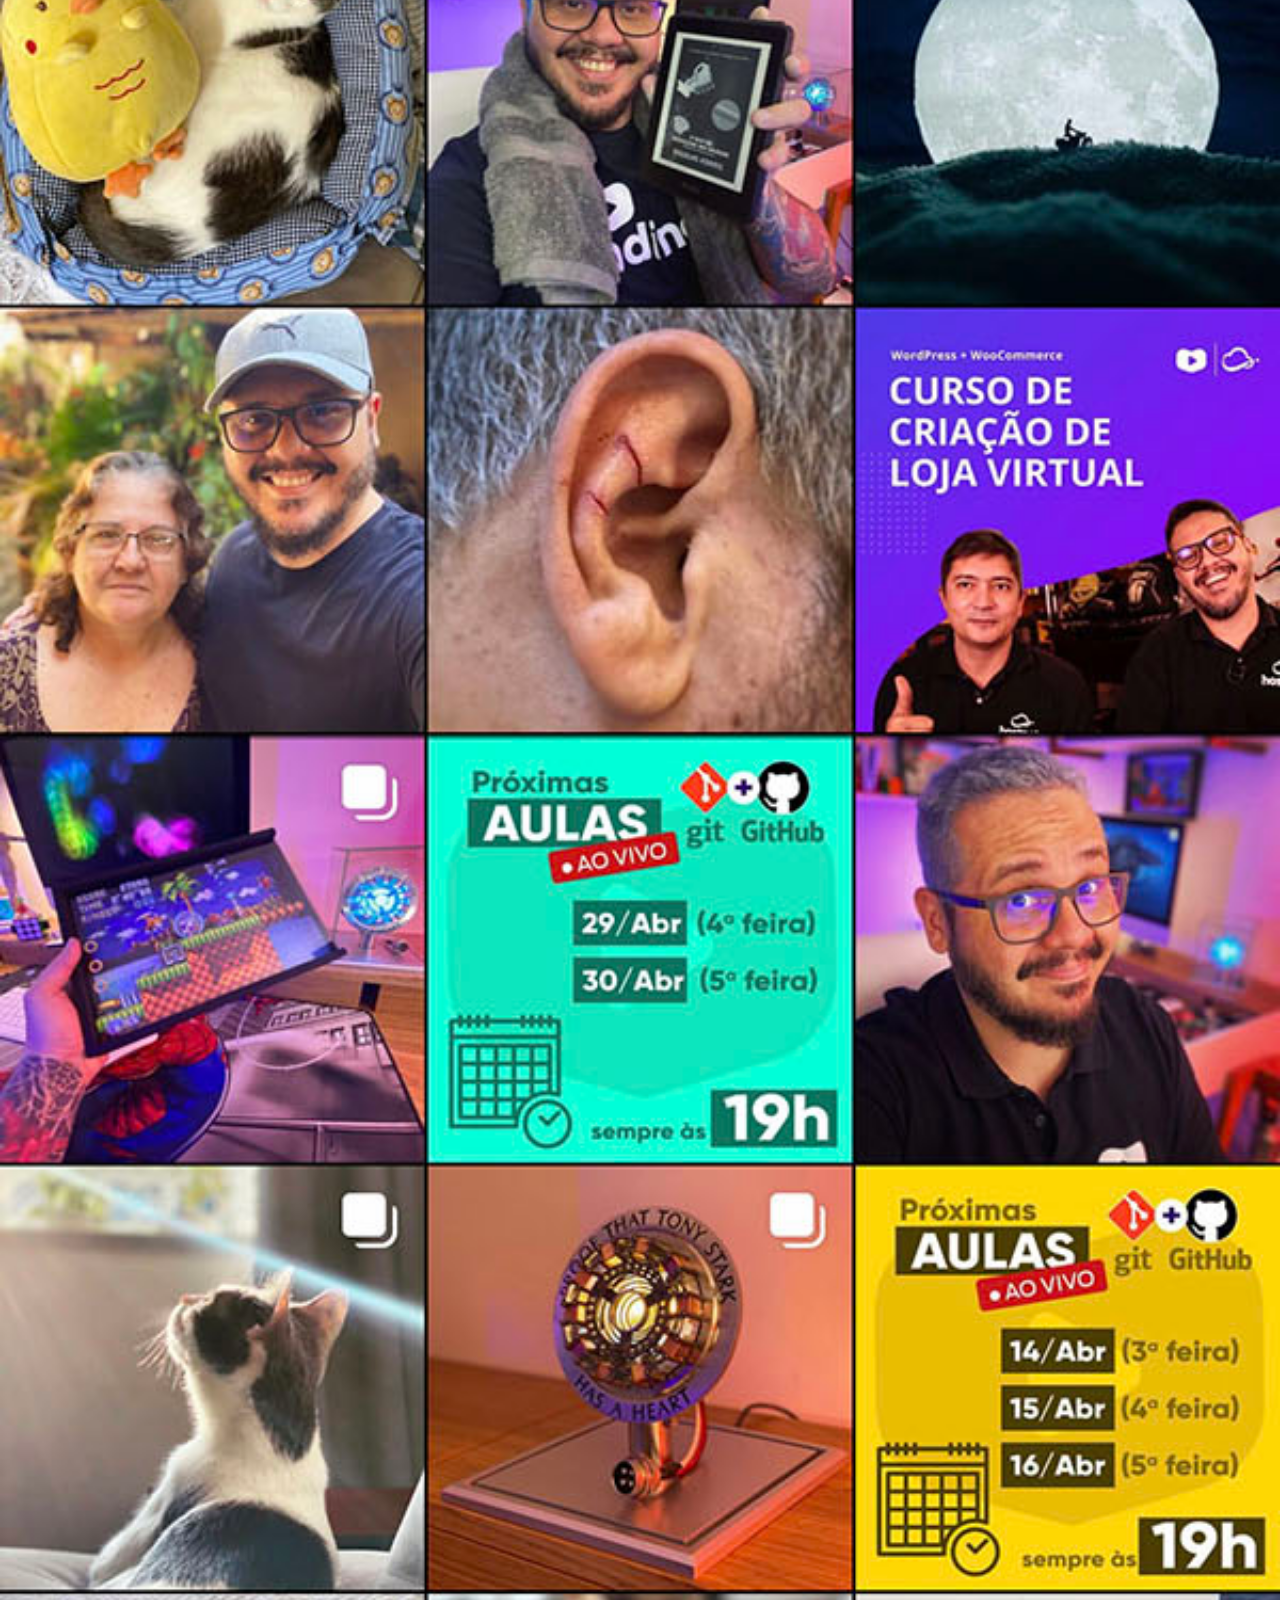
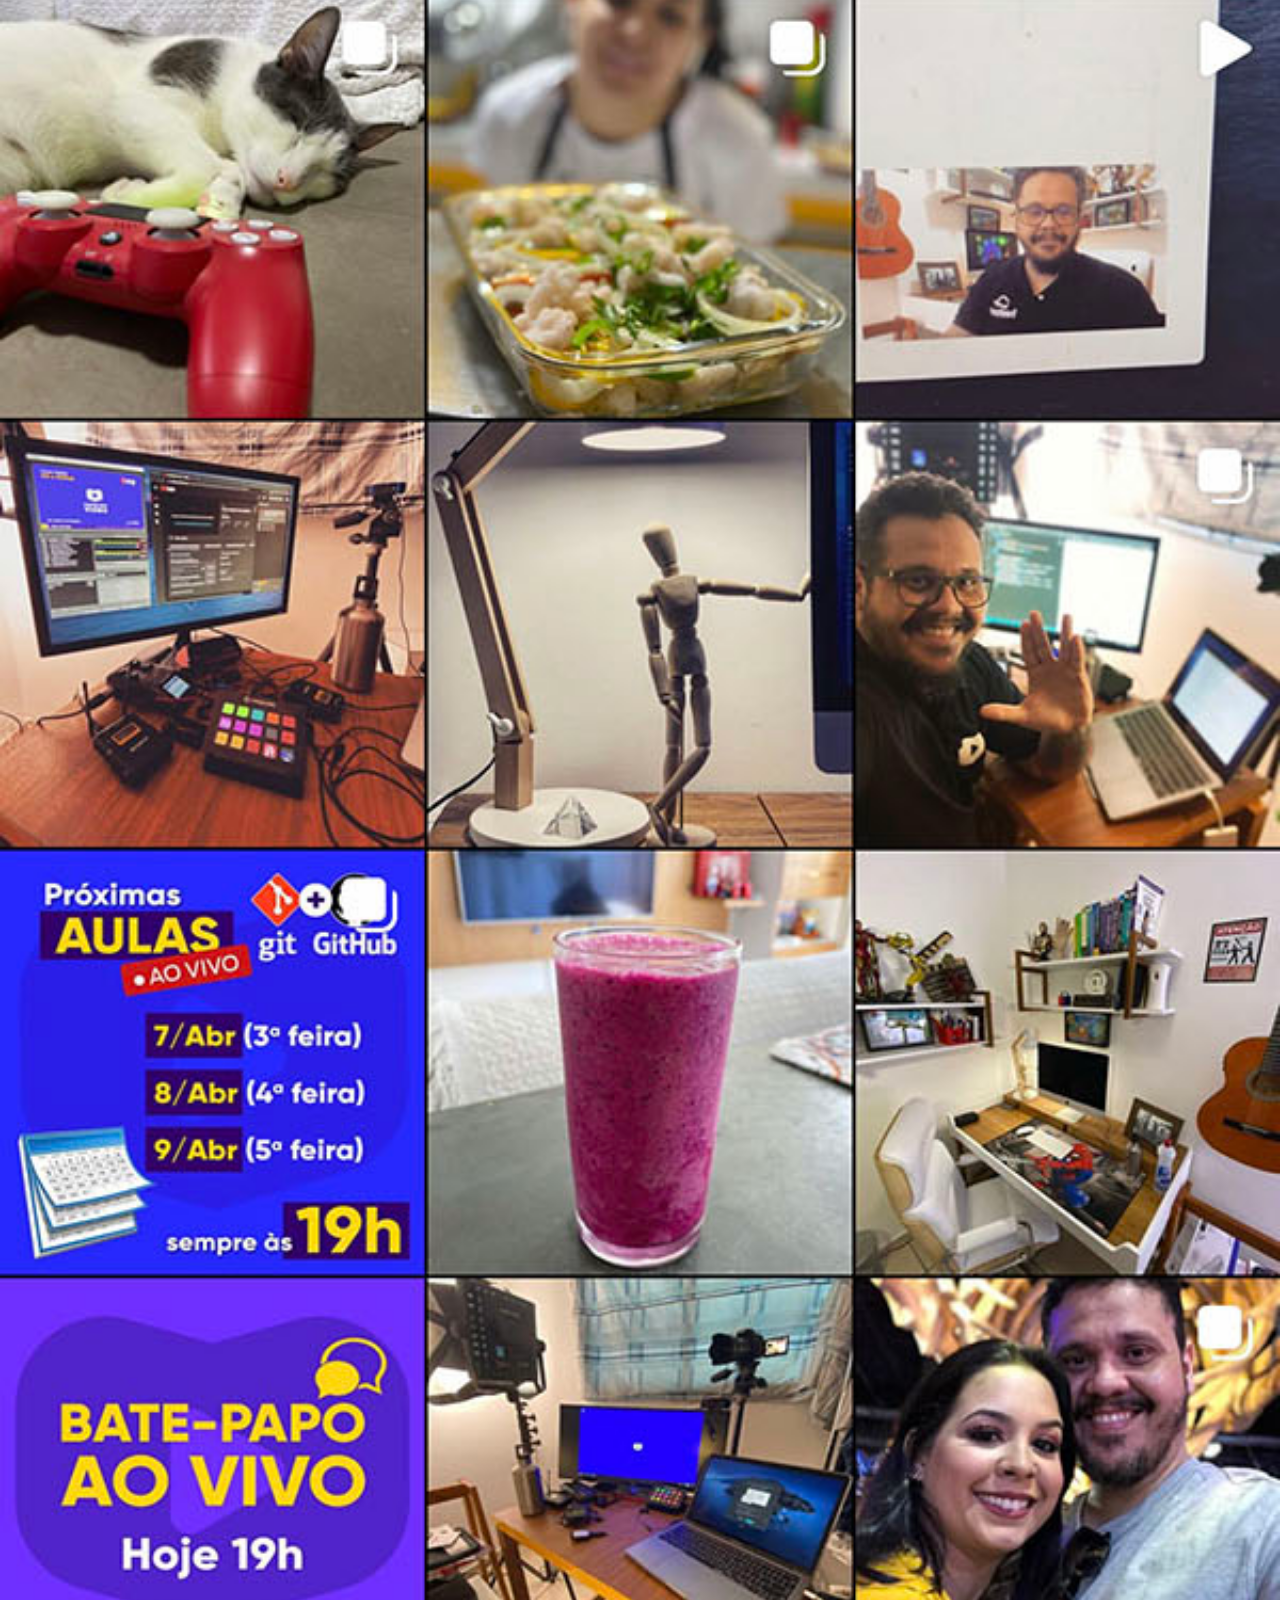
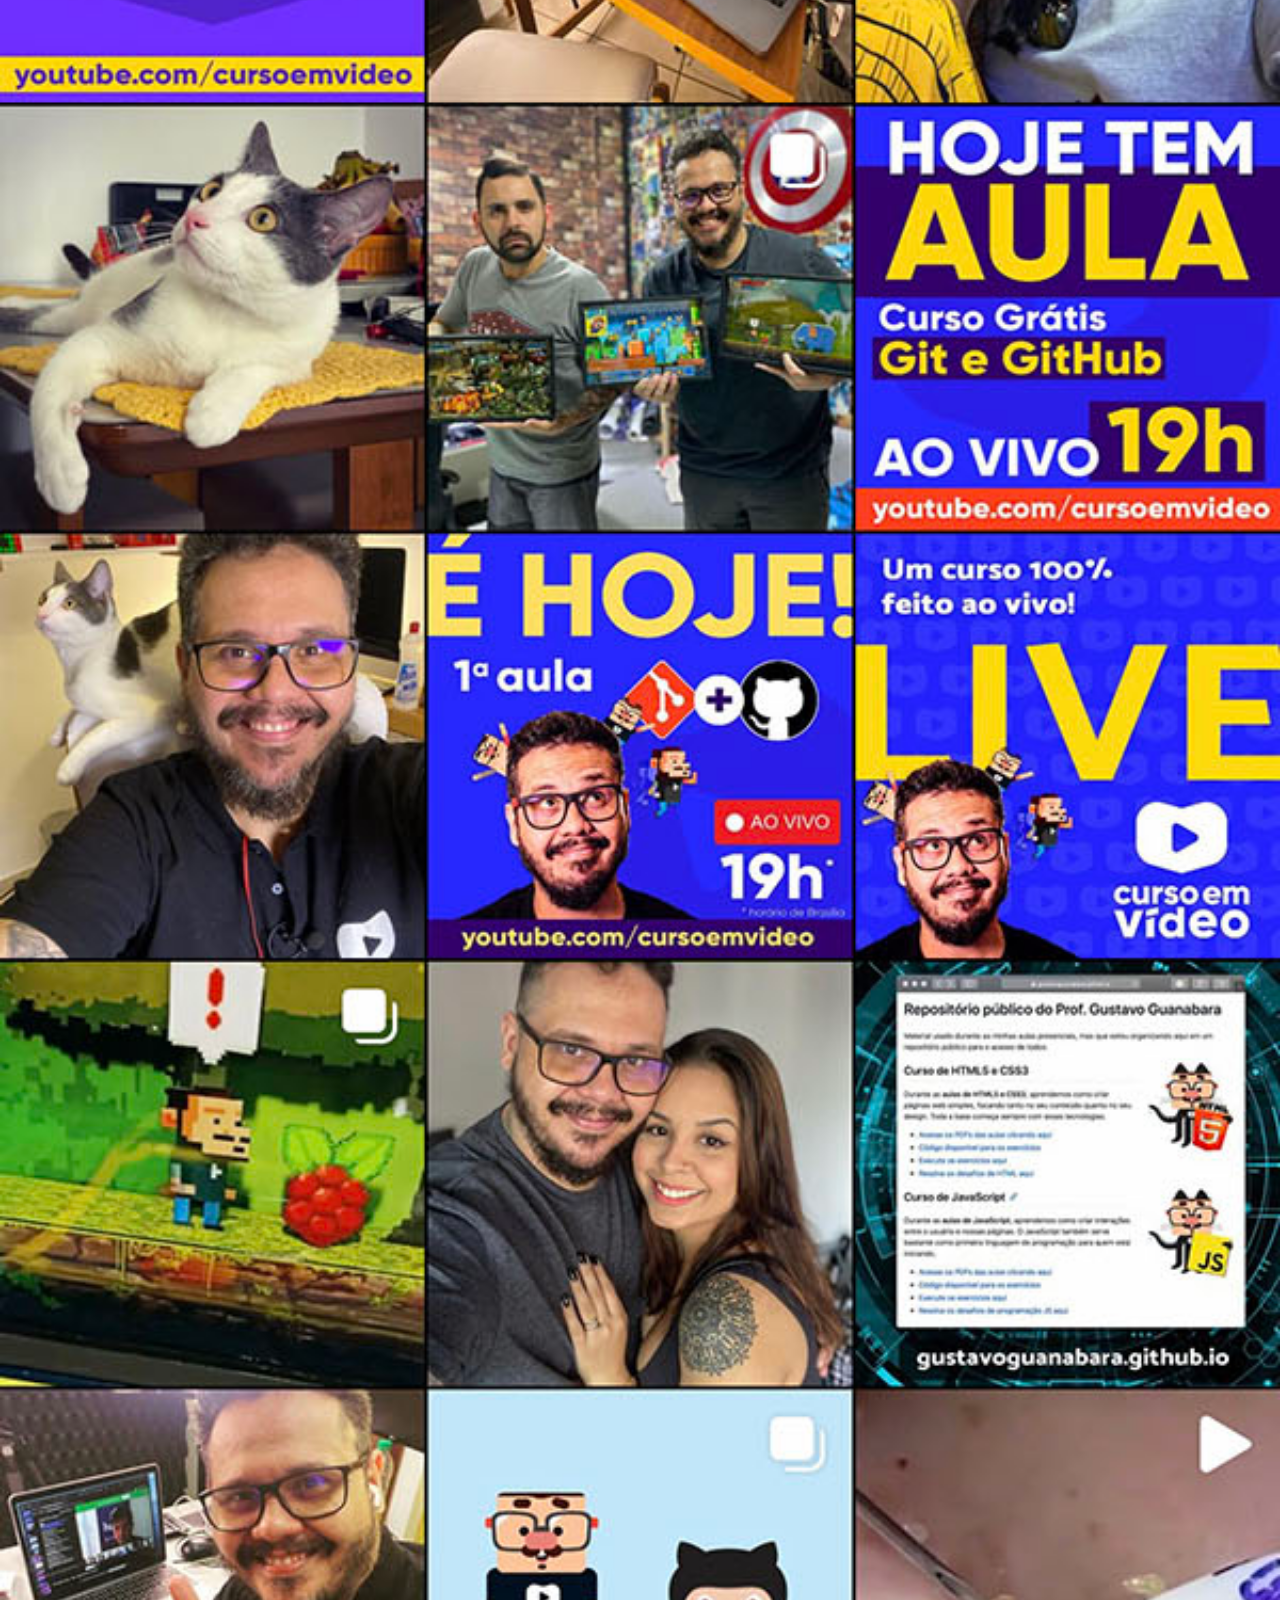
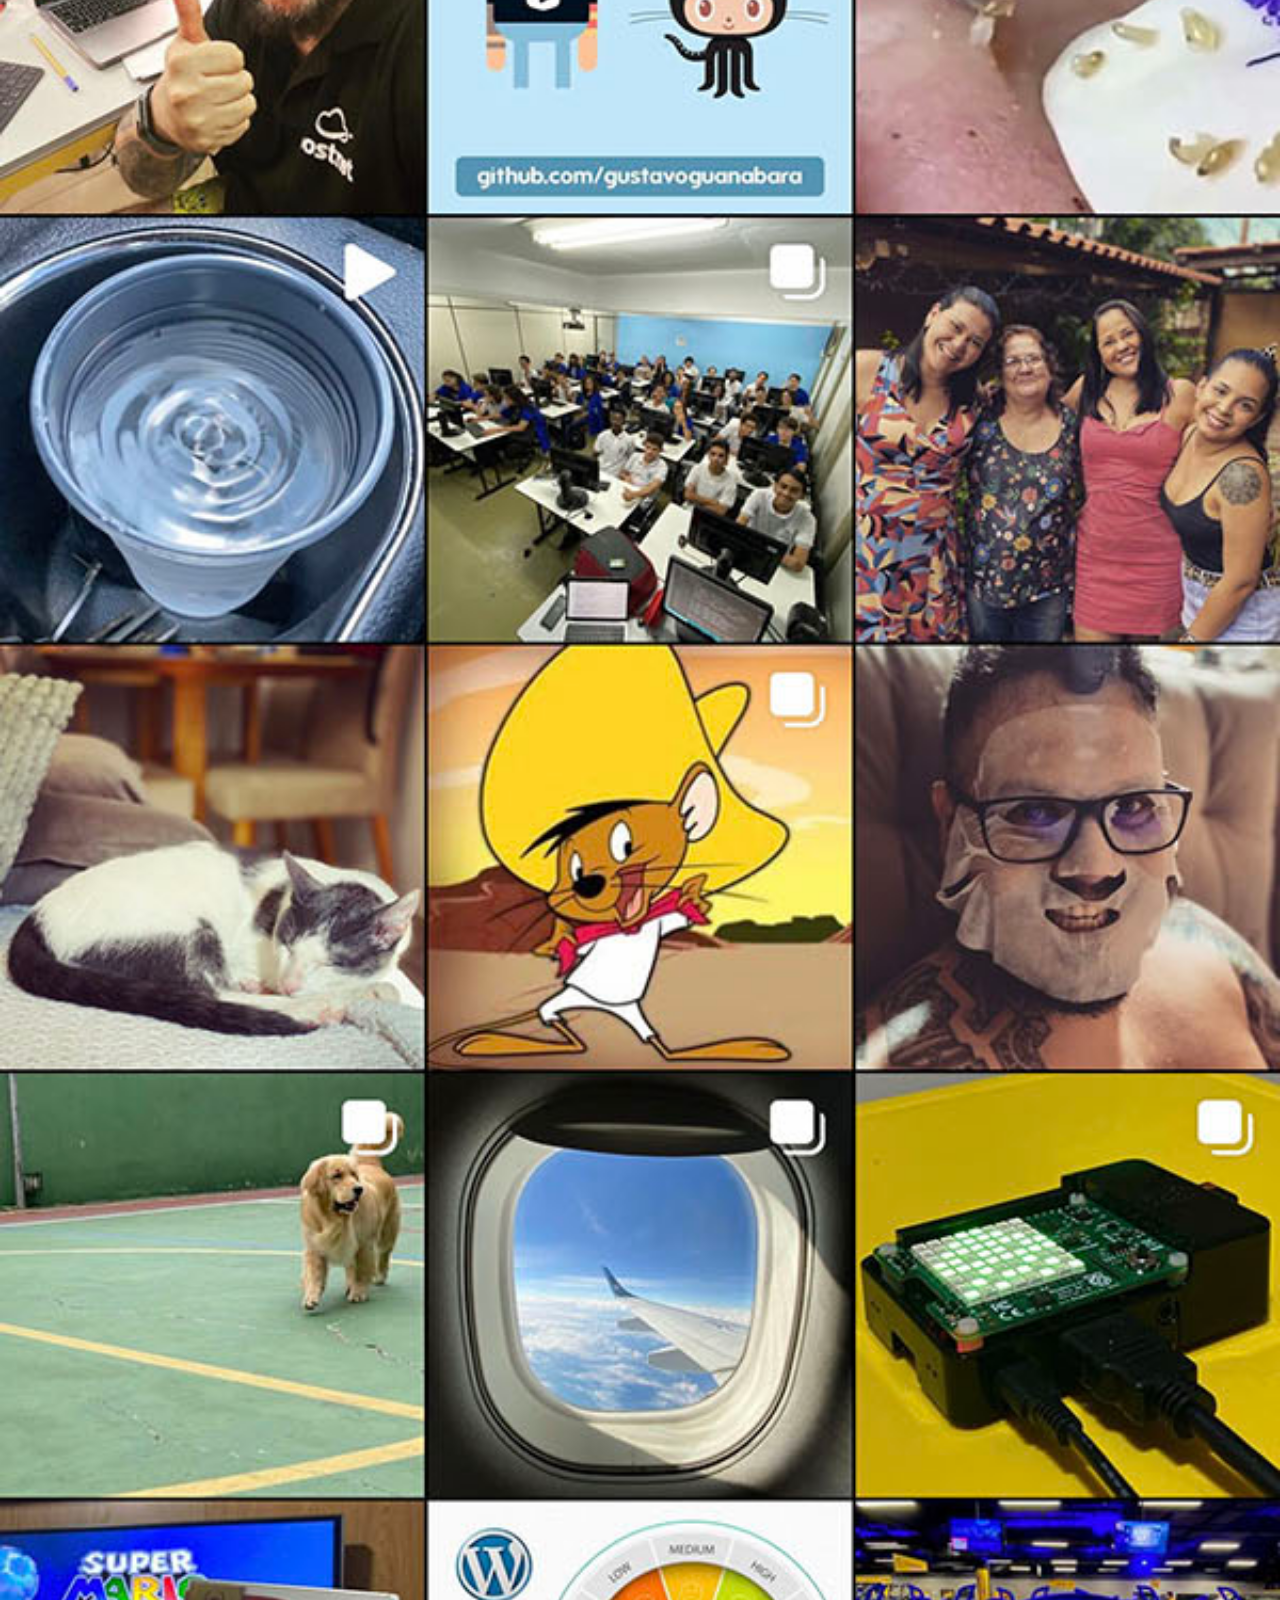
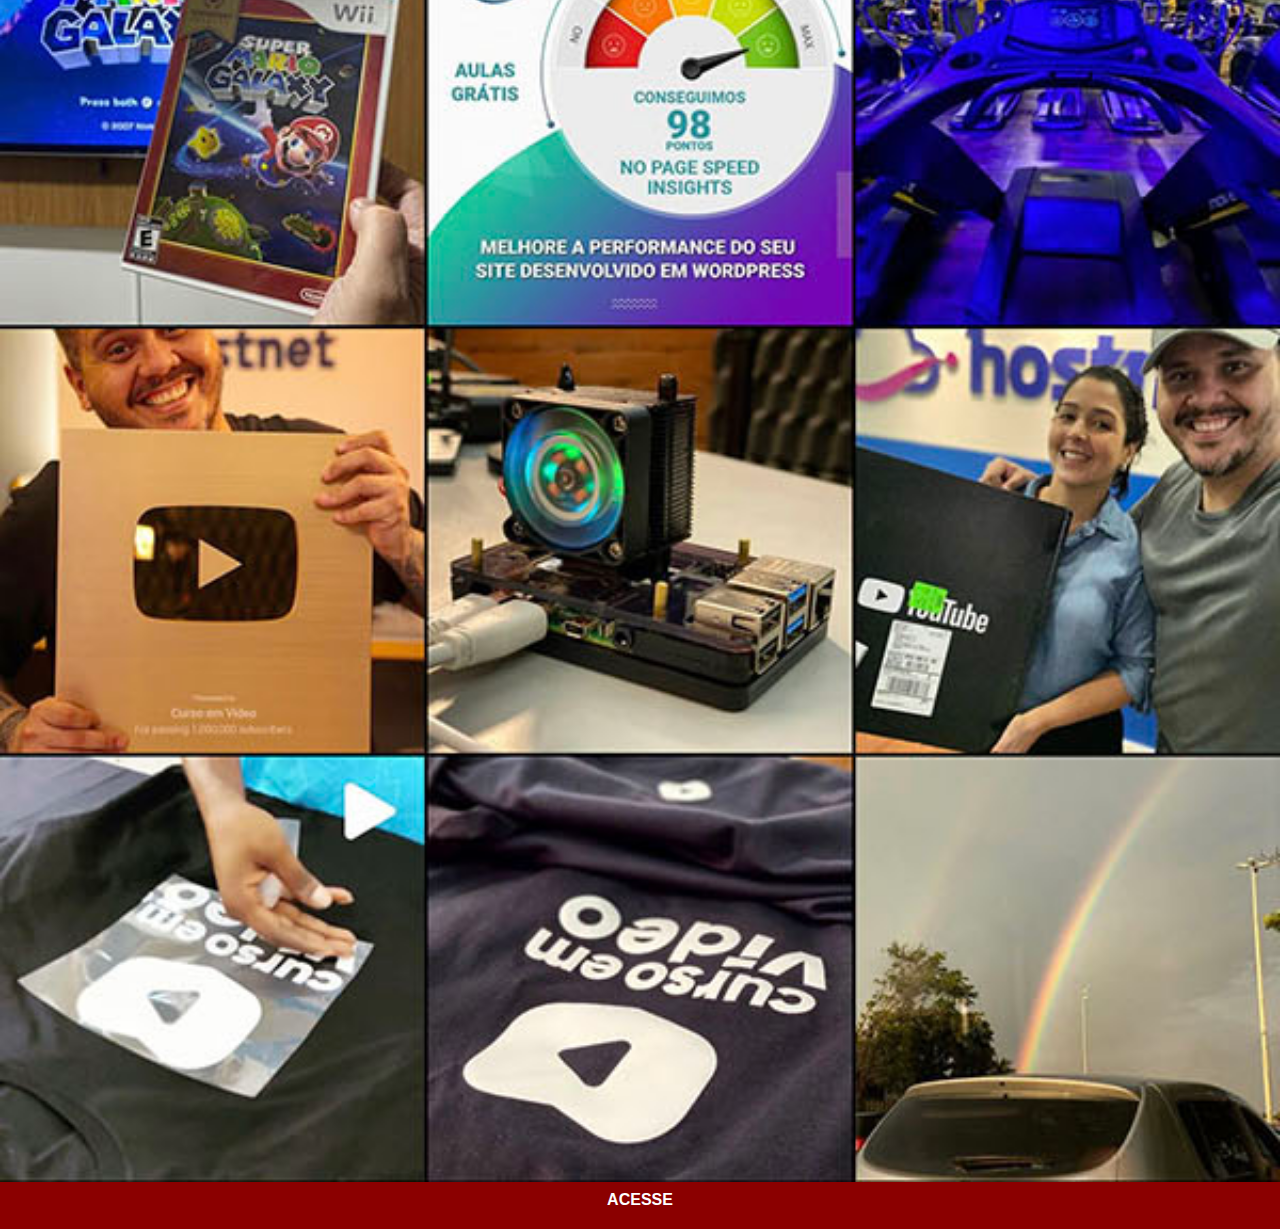
<file: instagram.html>
<!DOCTYPE html>
<html lang="pt-br">
<head>
    <meta charset="UTF-8">
    <meta http-equiv="X-UA-Compatible" content="IE=edge">
    <meta name="viewport" content="width=device-width, initial-scale=1.0">
    <title>Instagram</title>
    <link rel="stylesheet" href="estilos/social.css">
</head>
<body>
    <img src="imagens/tela-instagram.jpg" alt="Instagram">
    <a href="https://www.isntagram.com/gustavoguanabara/" target="_blank">ACESSE</a>
</body>
</html>
</file>
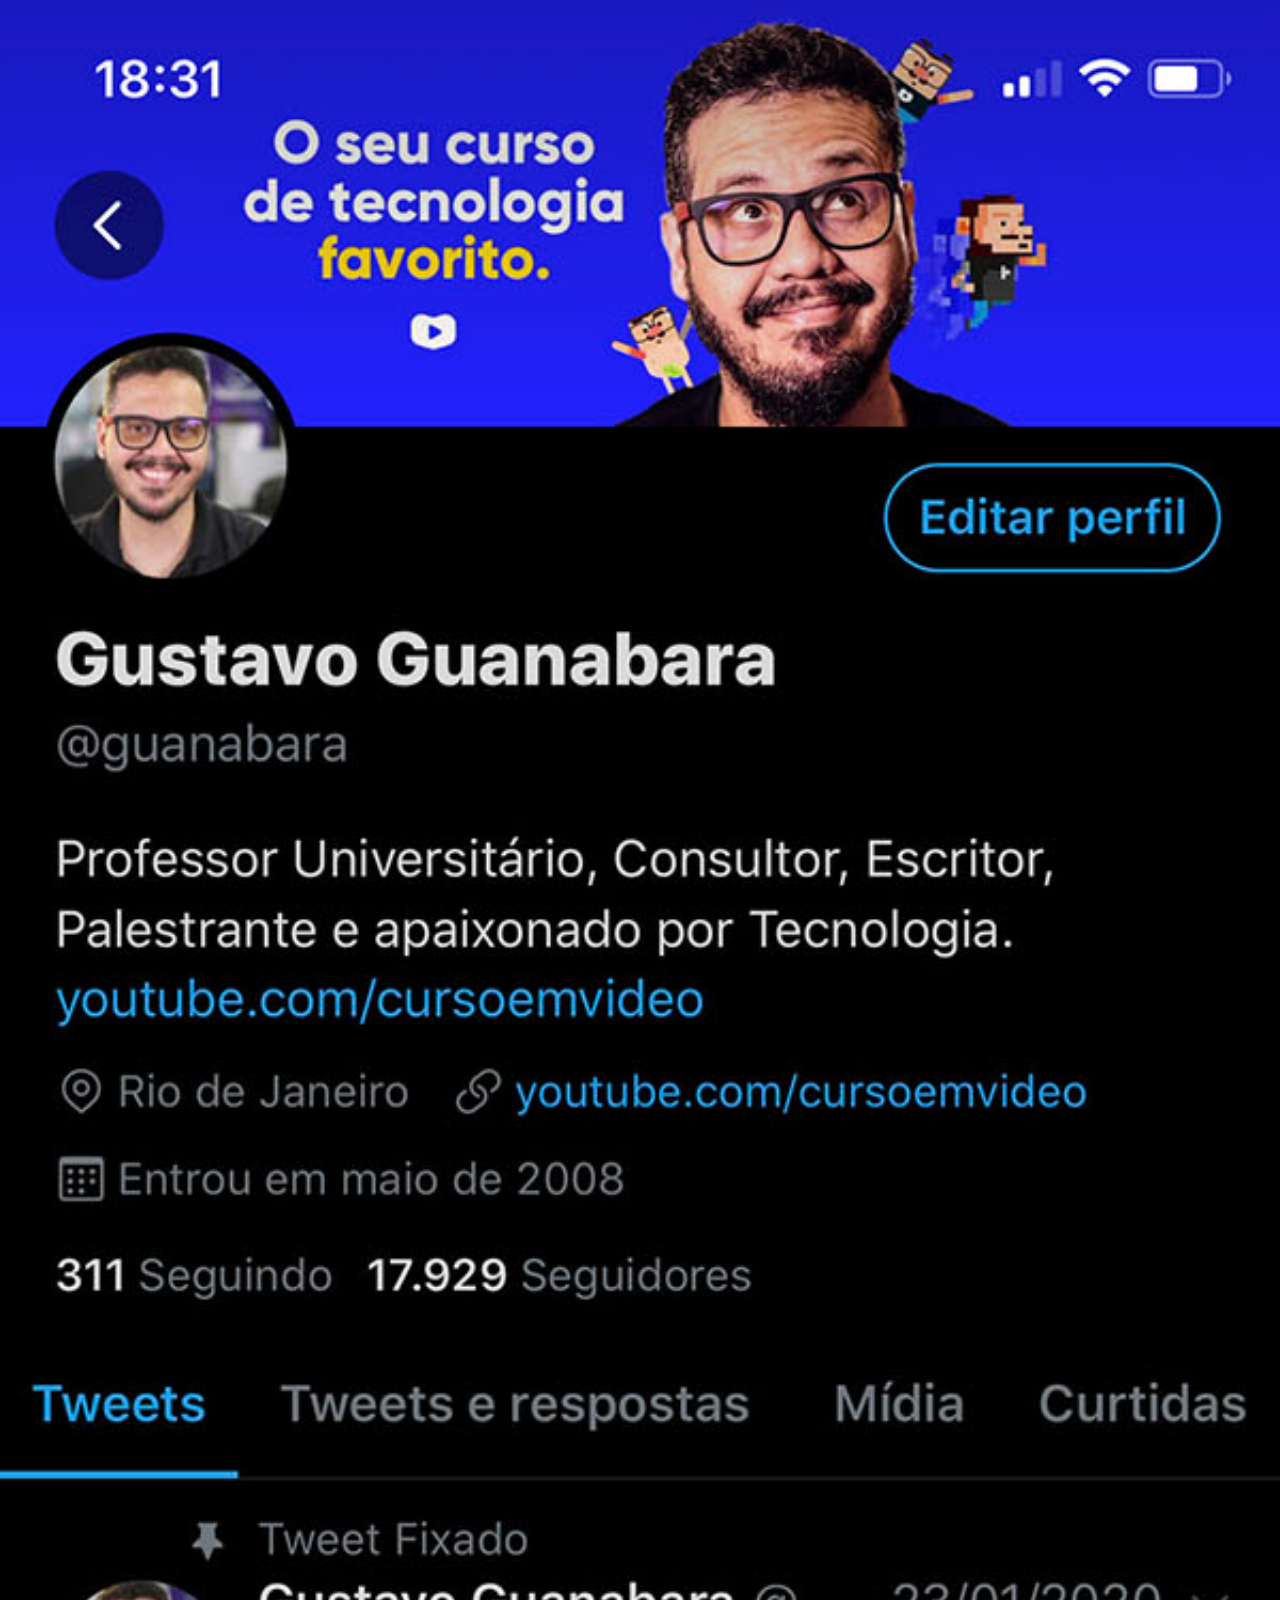
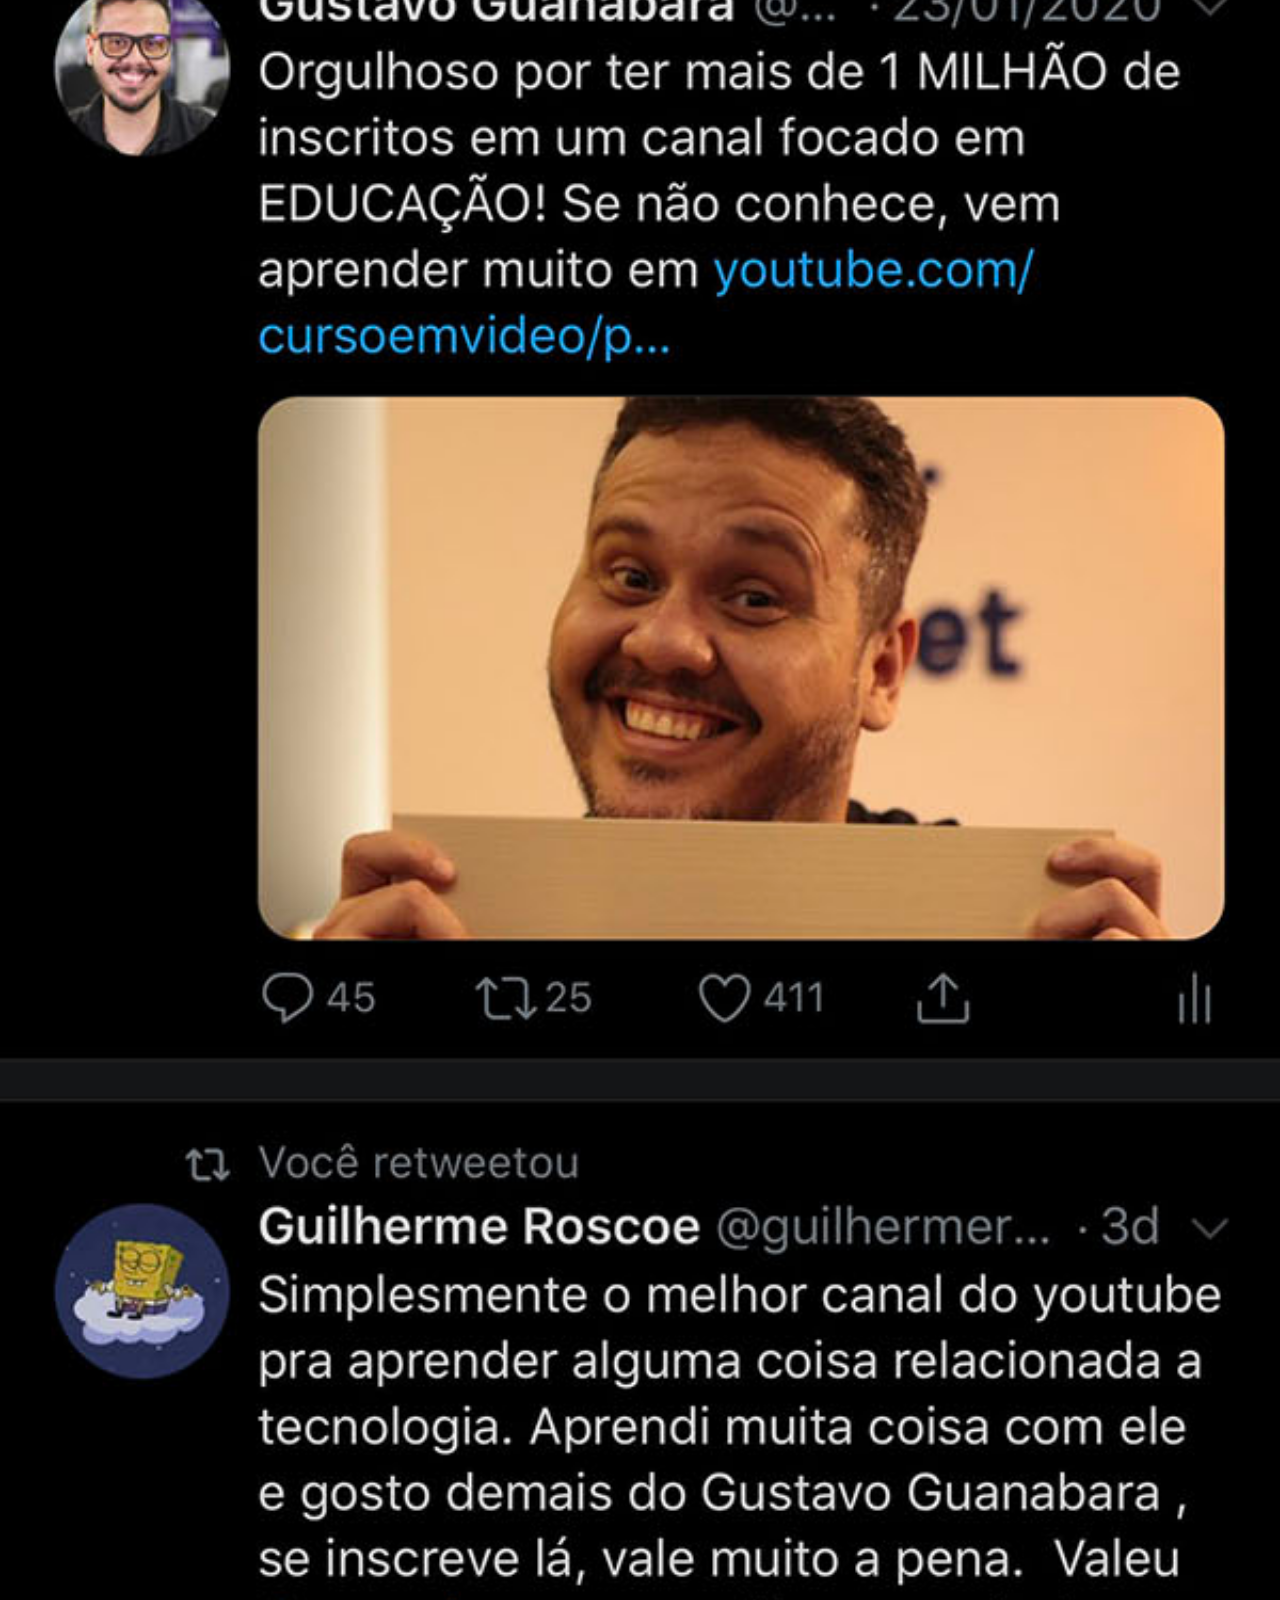
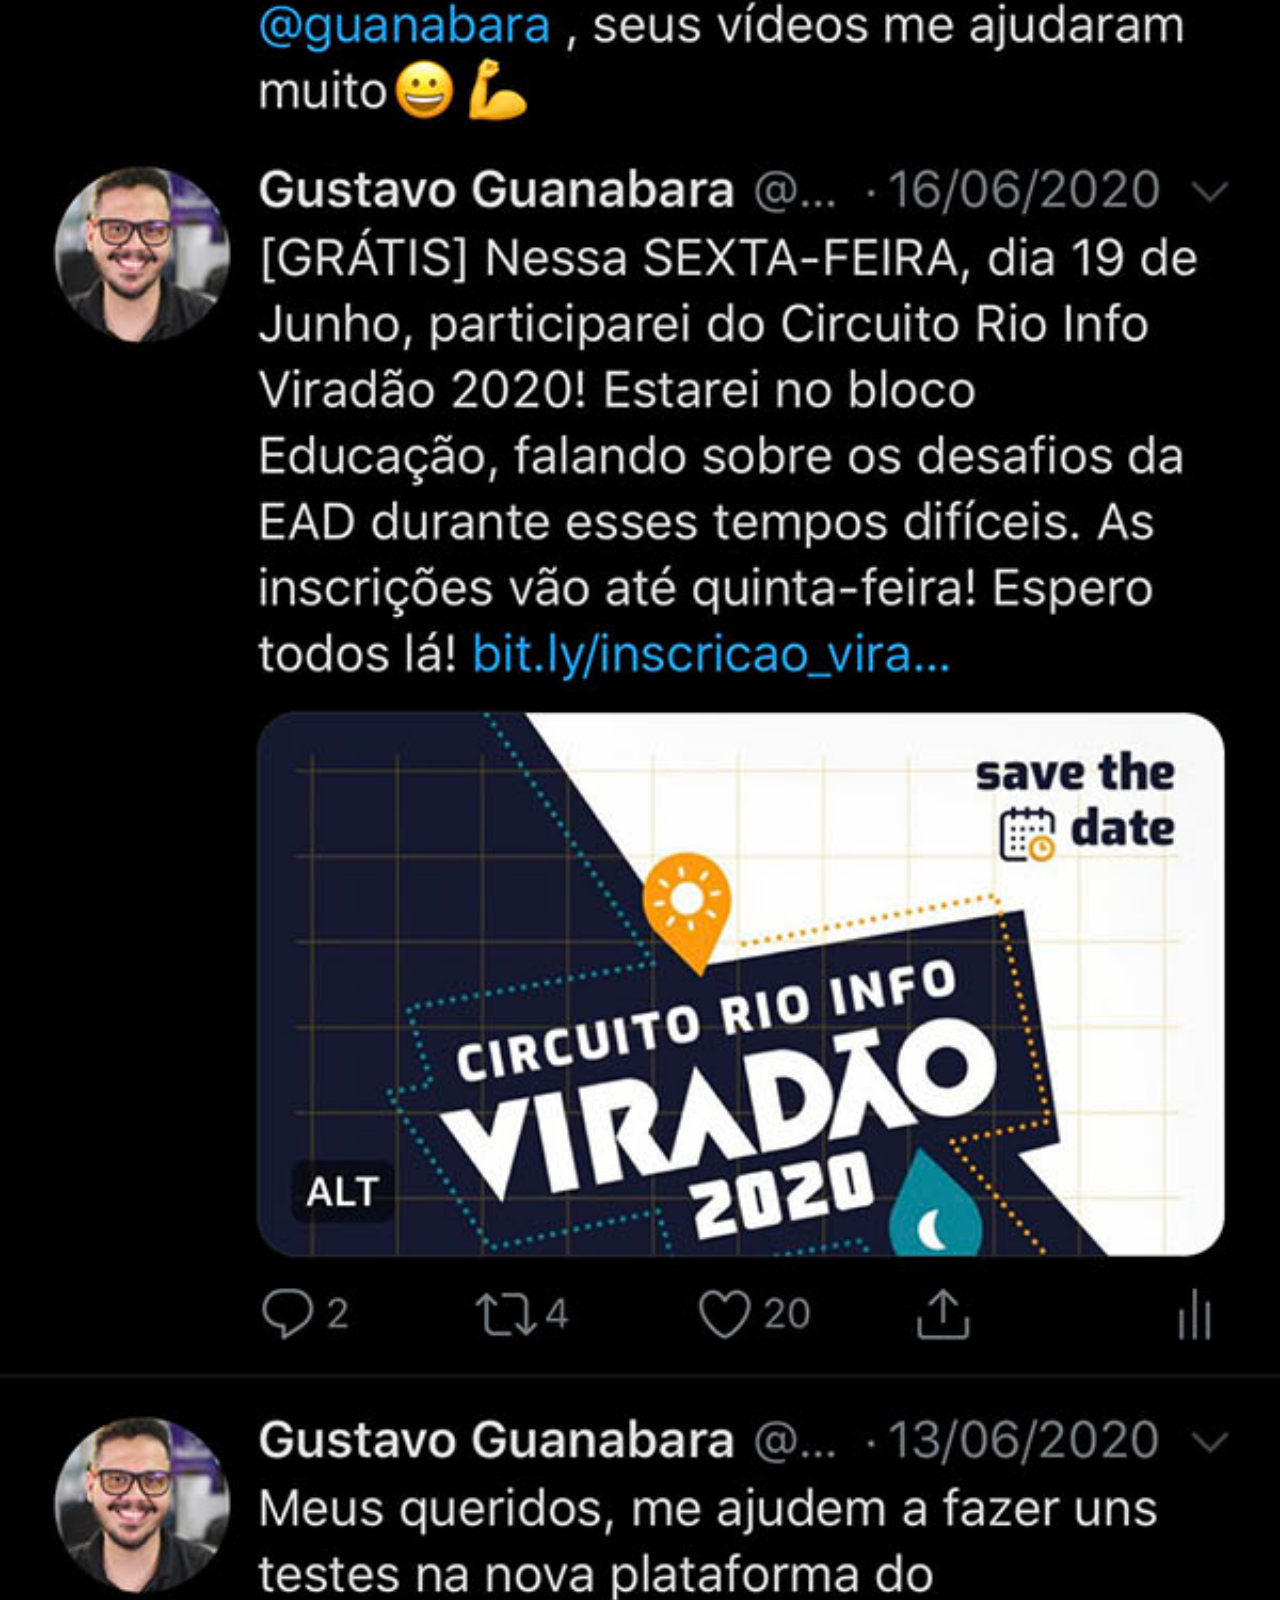
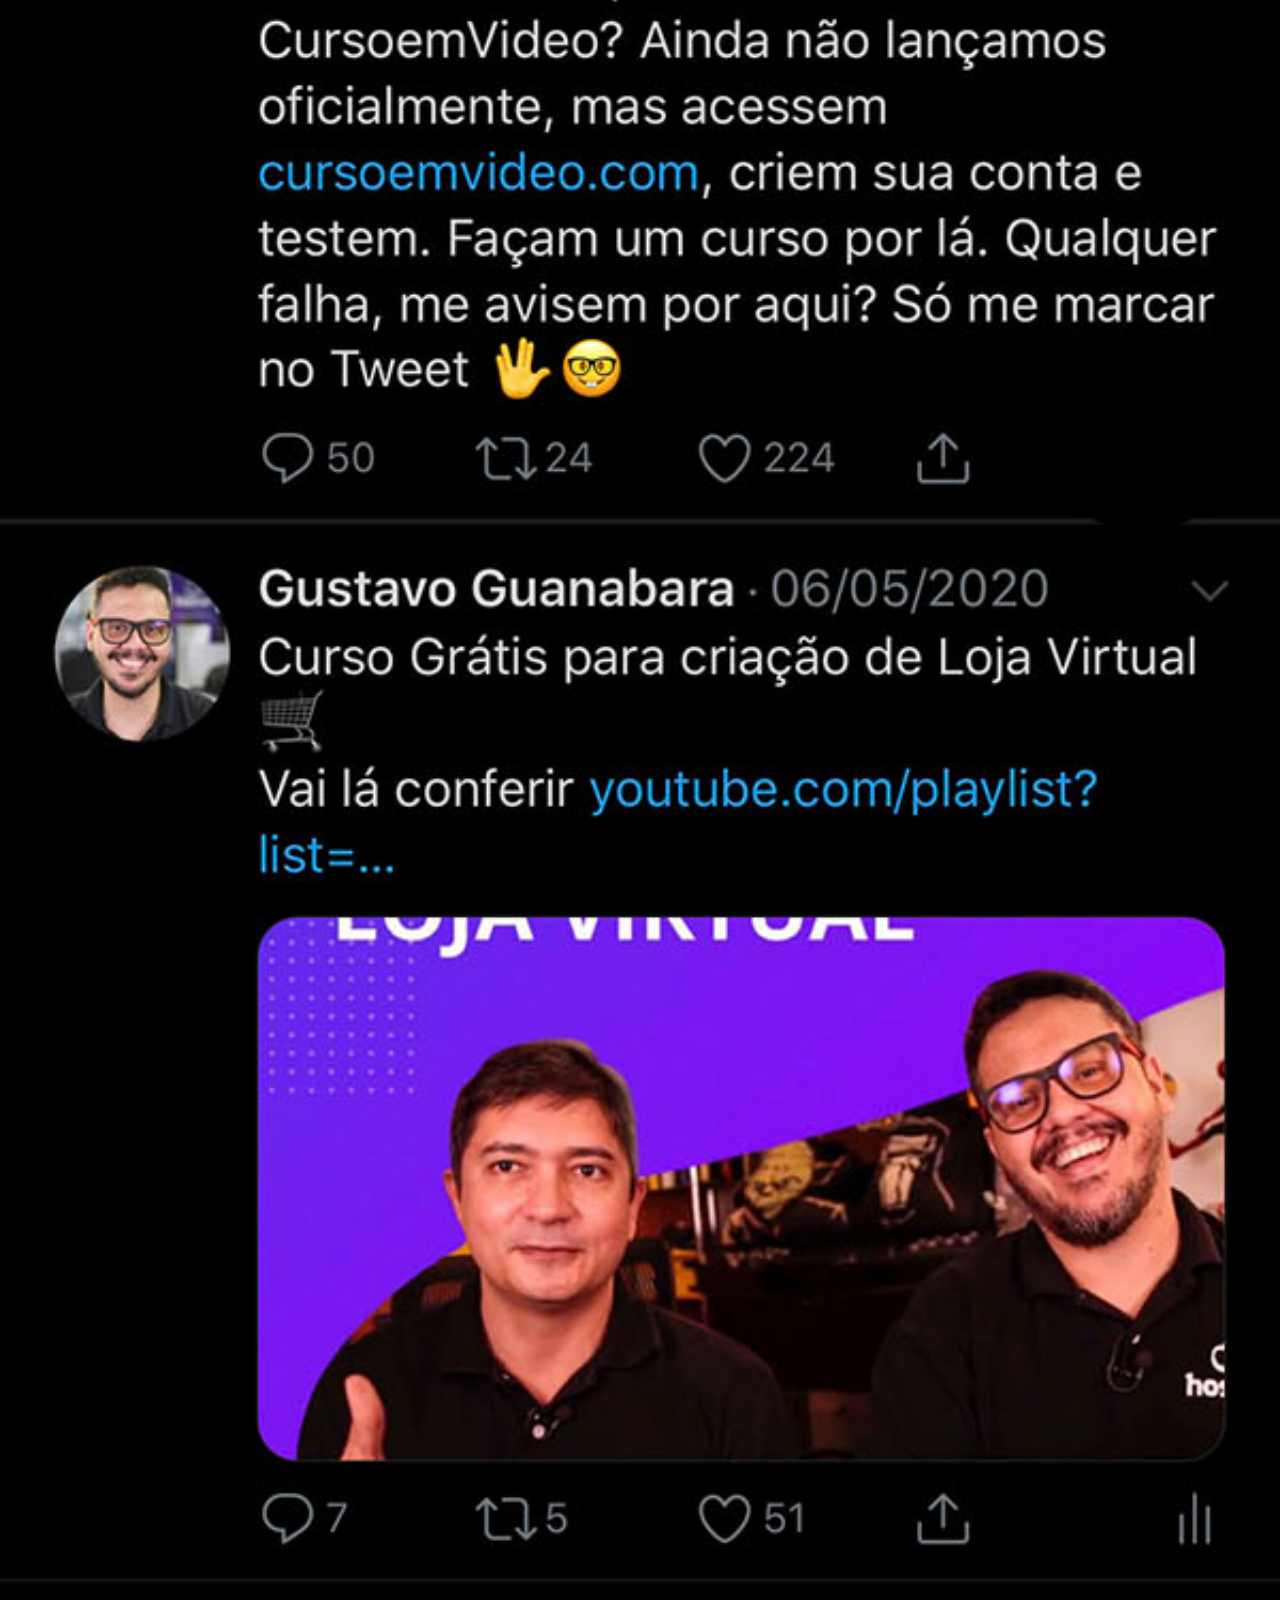
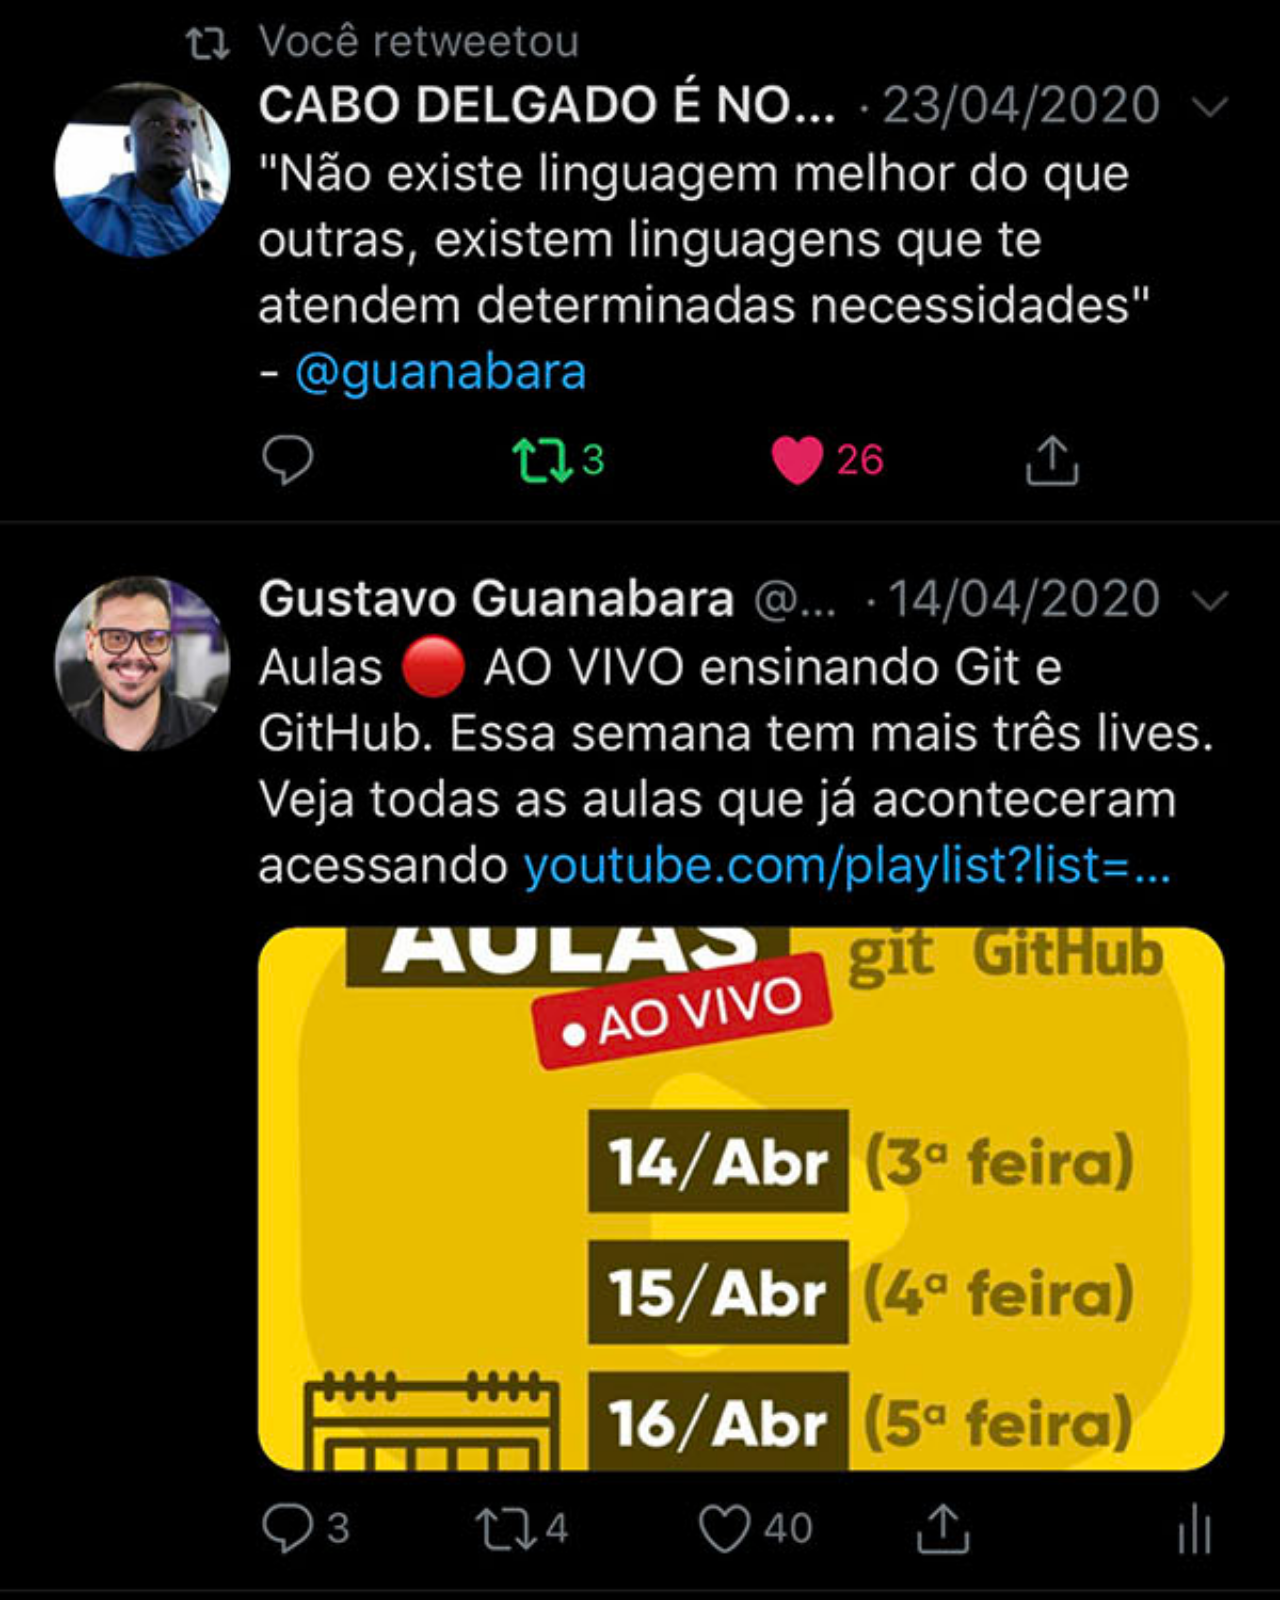
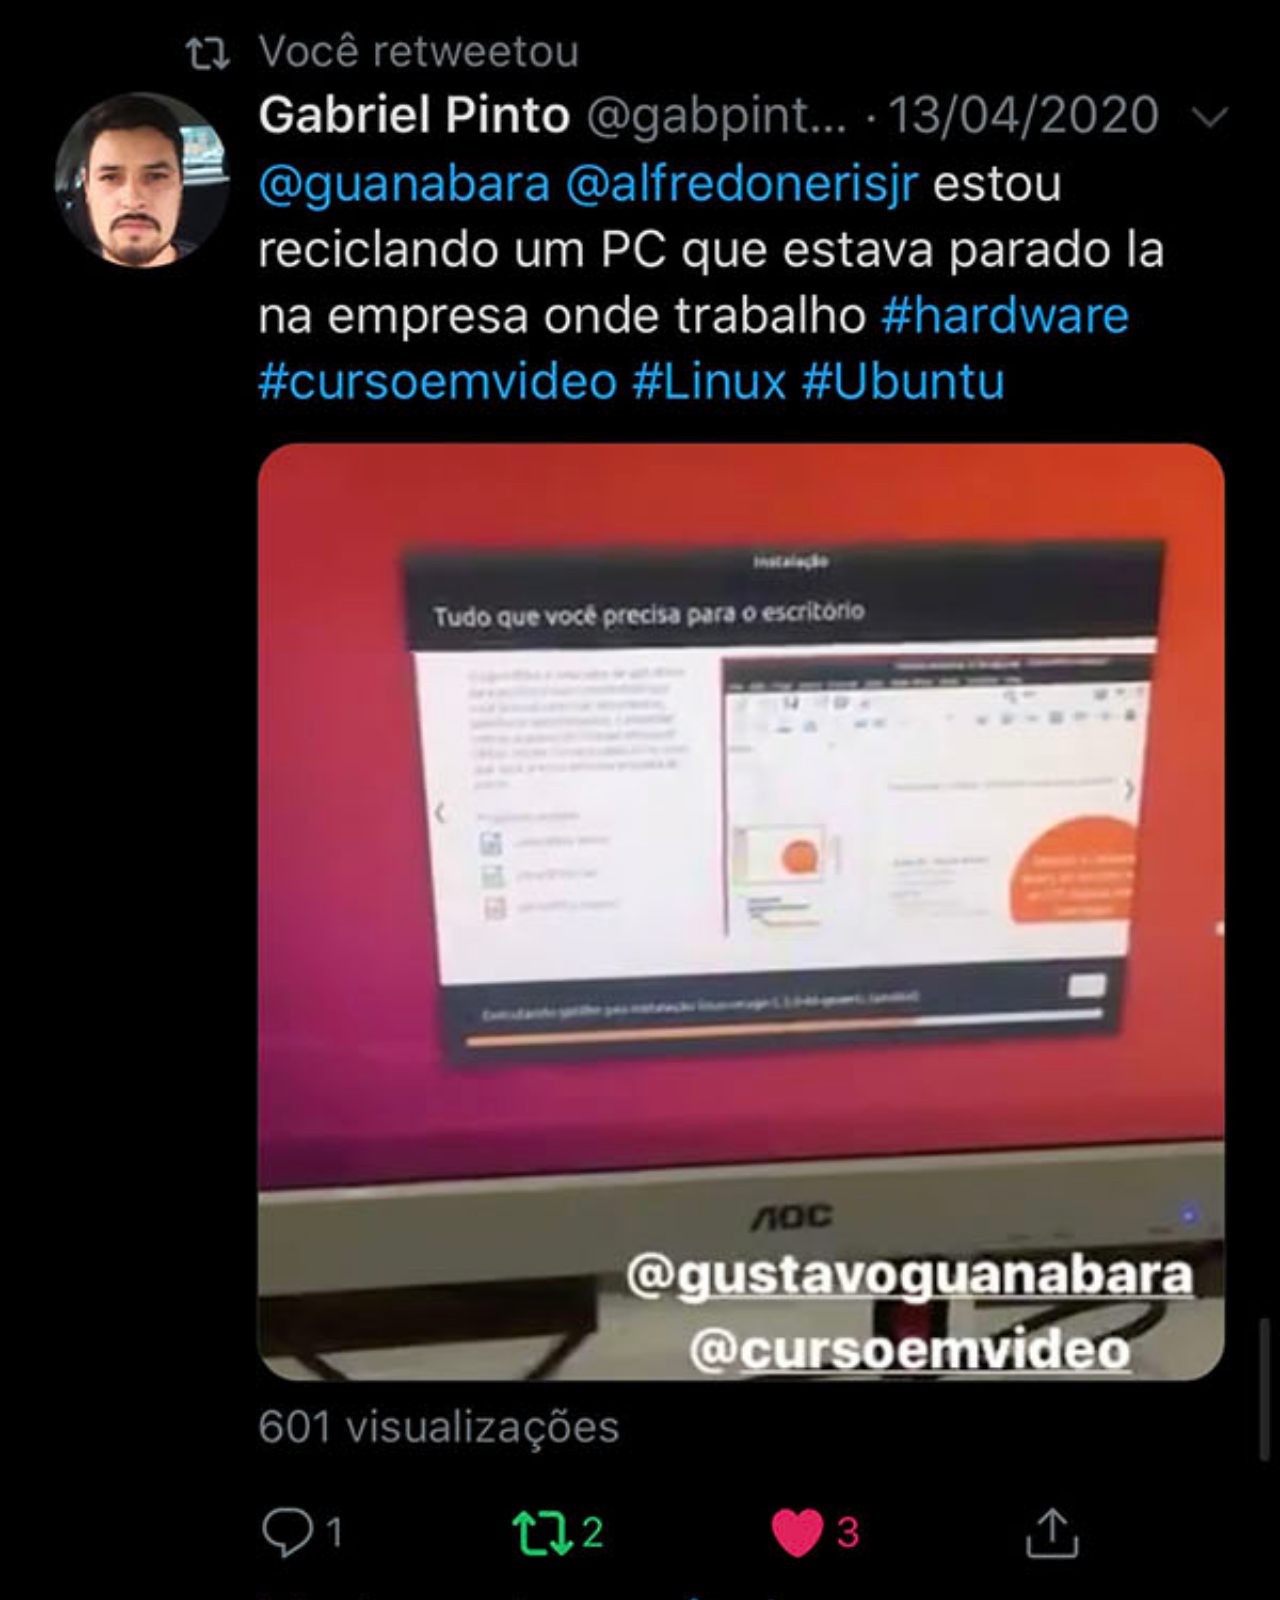
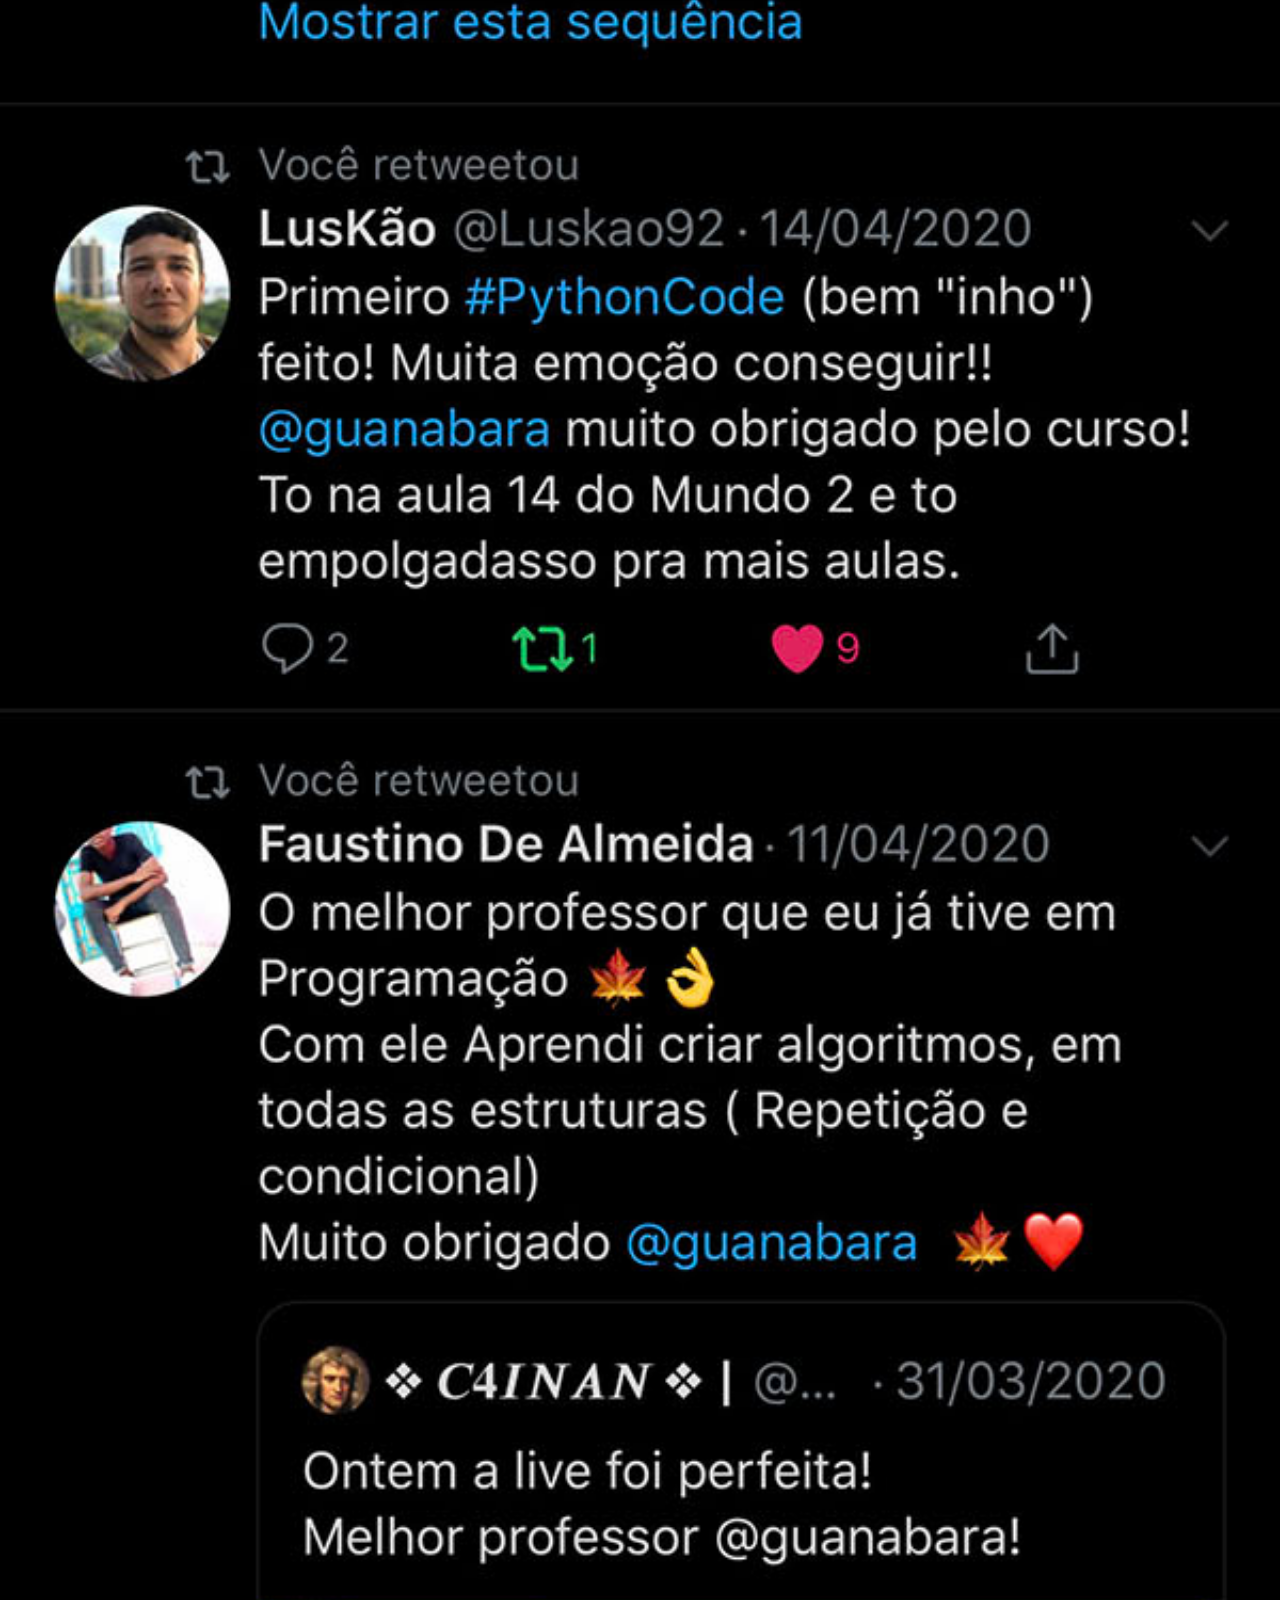
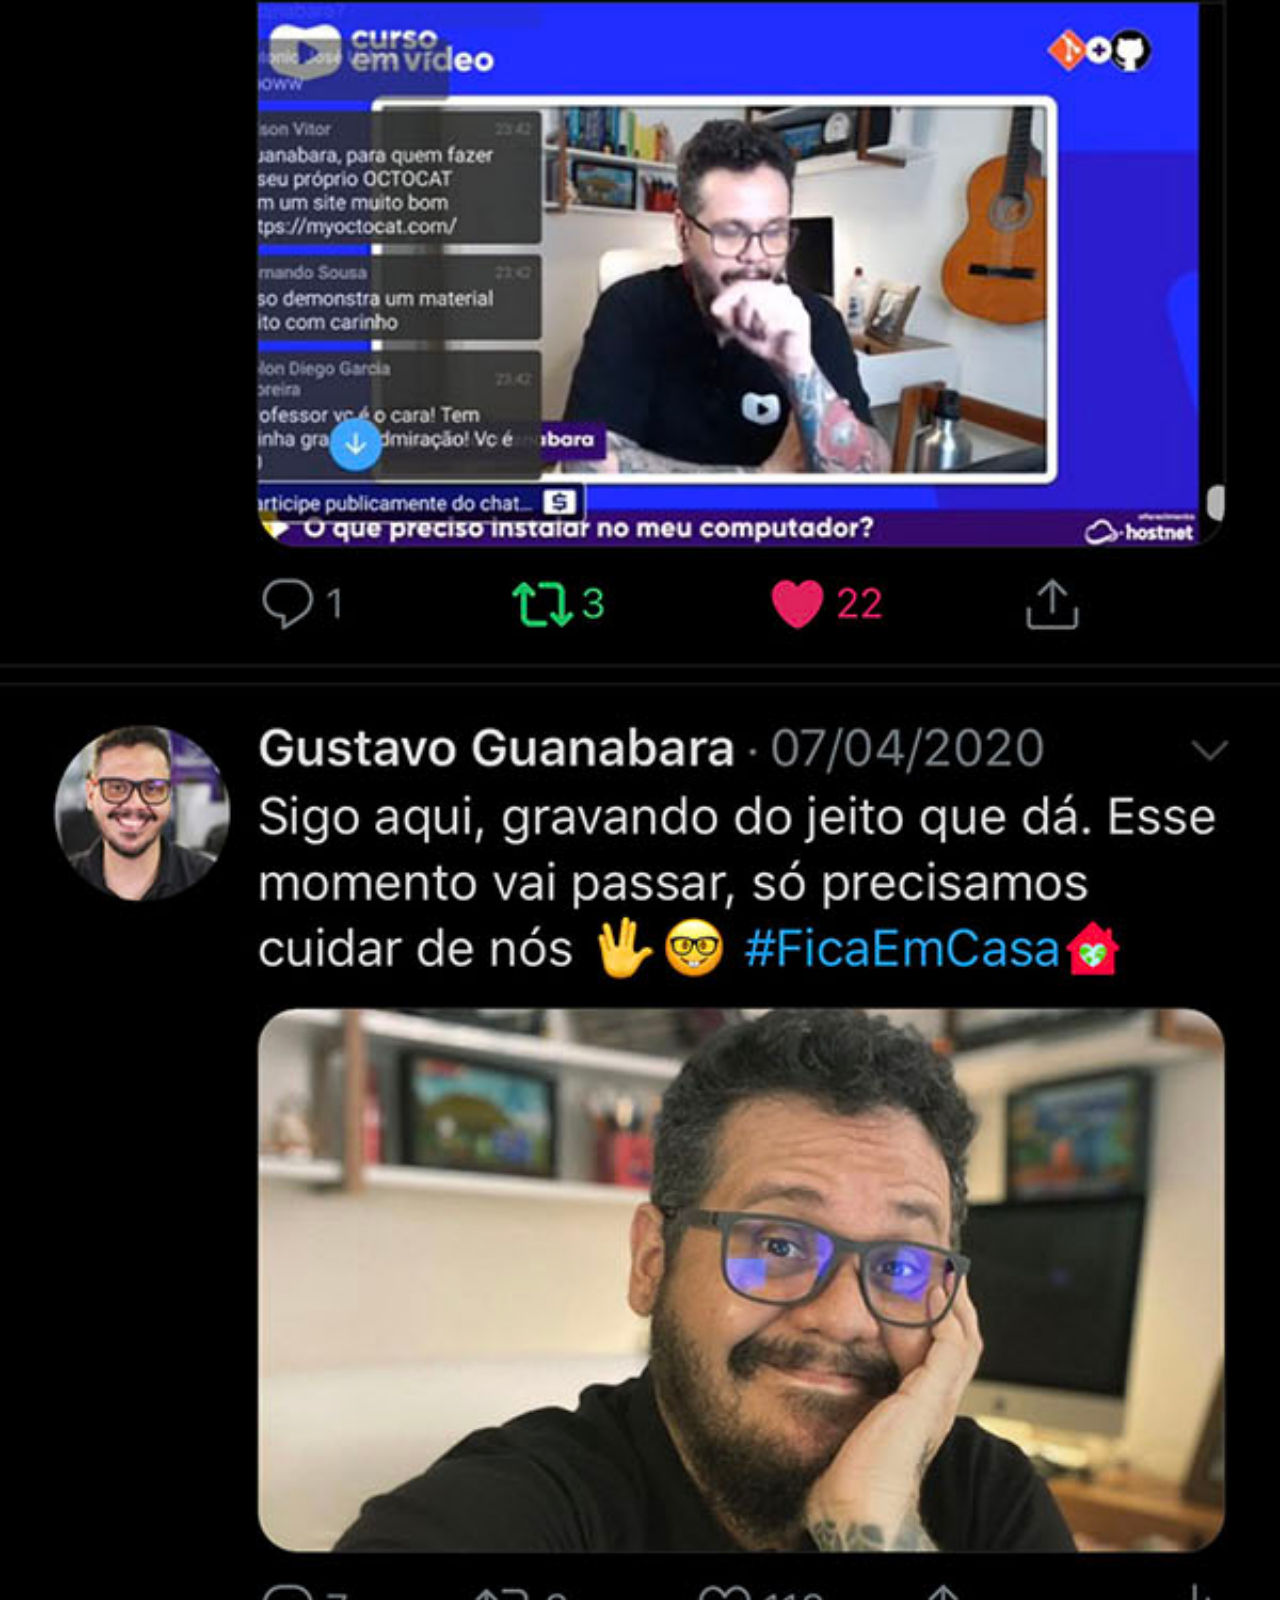
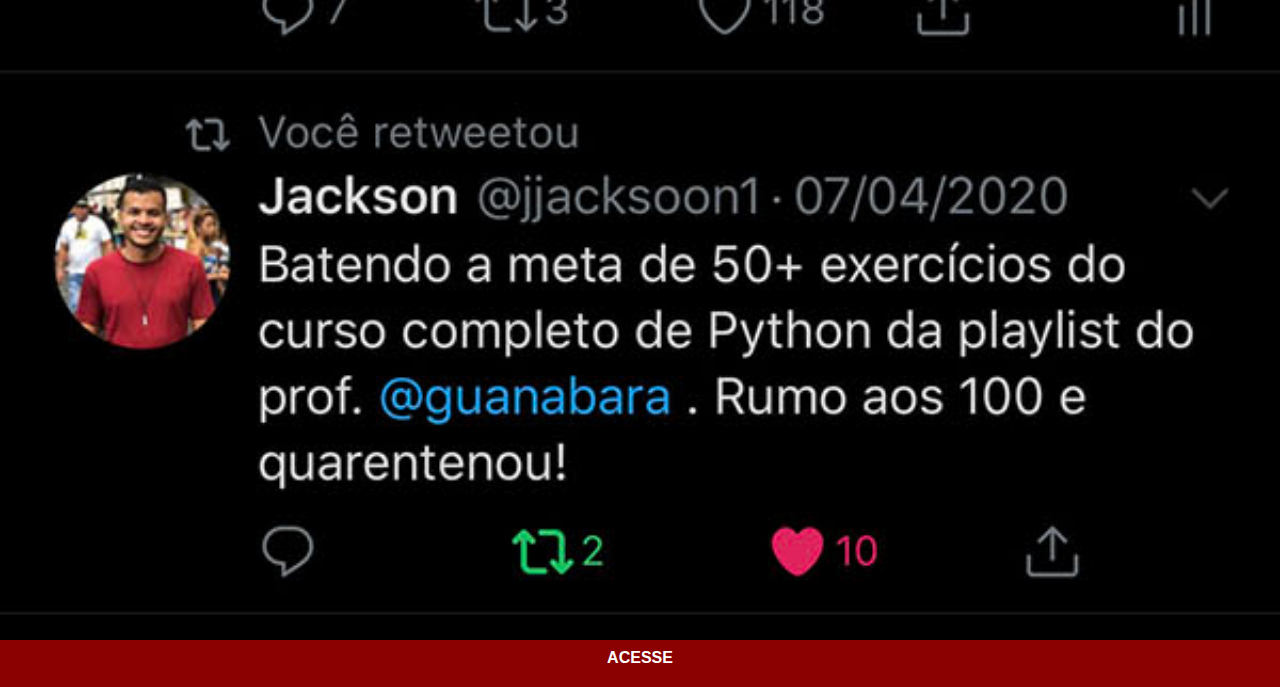
<file: twitter.html>
<!DOCTYPE html>
<html lang="pt-br">
<head>
    <meta charset="UTF-8">
    <meta http-equiv="X-UA-Compatible" content="IE=edge">
    <meta name="viewport" content="width=device-width, initial-scale=1.0">
    <title>Twitter</title>
    <link rel="stylesheet" href="estilos/social.css">
</head>
<body>
    <img src="imagens/tela-twitter.jpg" alt="Twitter">
    <a href="https://www.twitter.com/guanabara/" target="_blank">ACESSE</a>
</body>
</html>
</file>
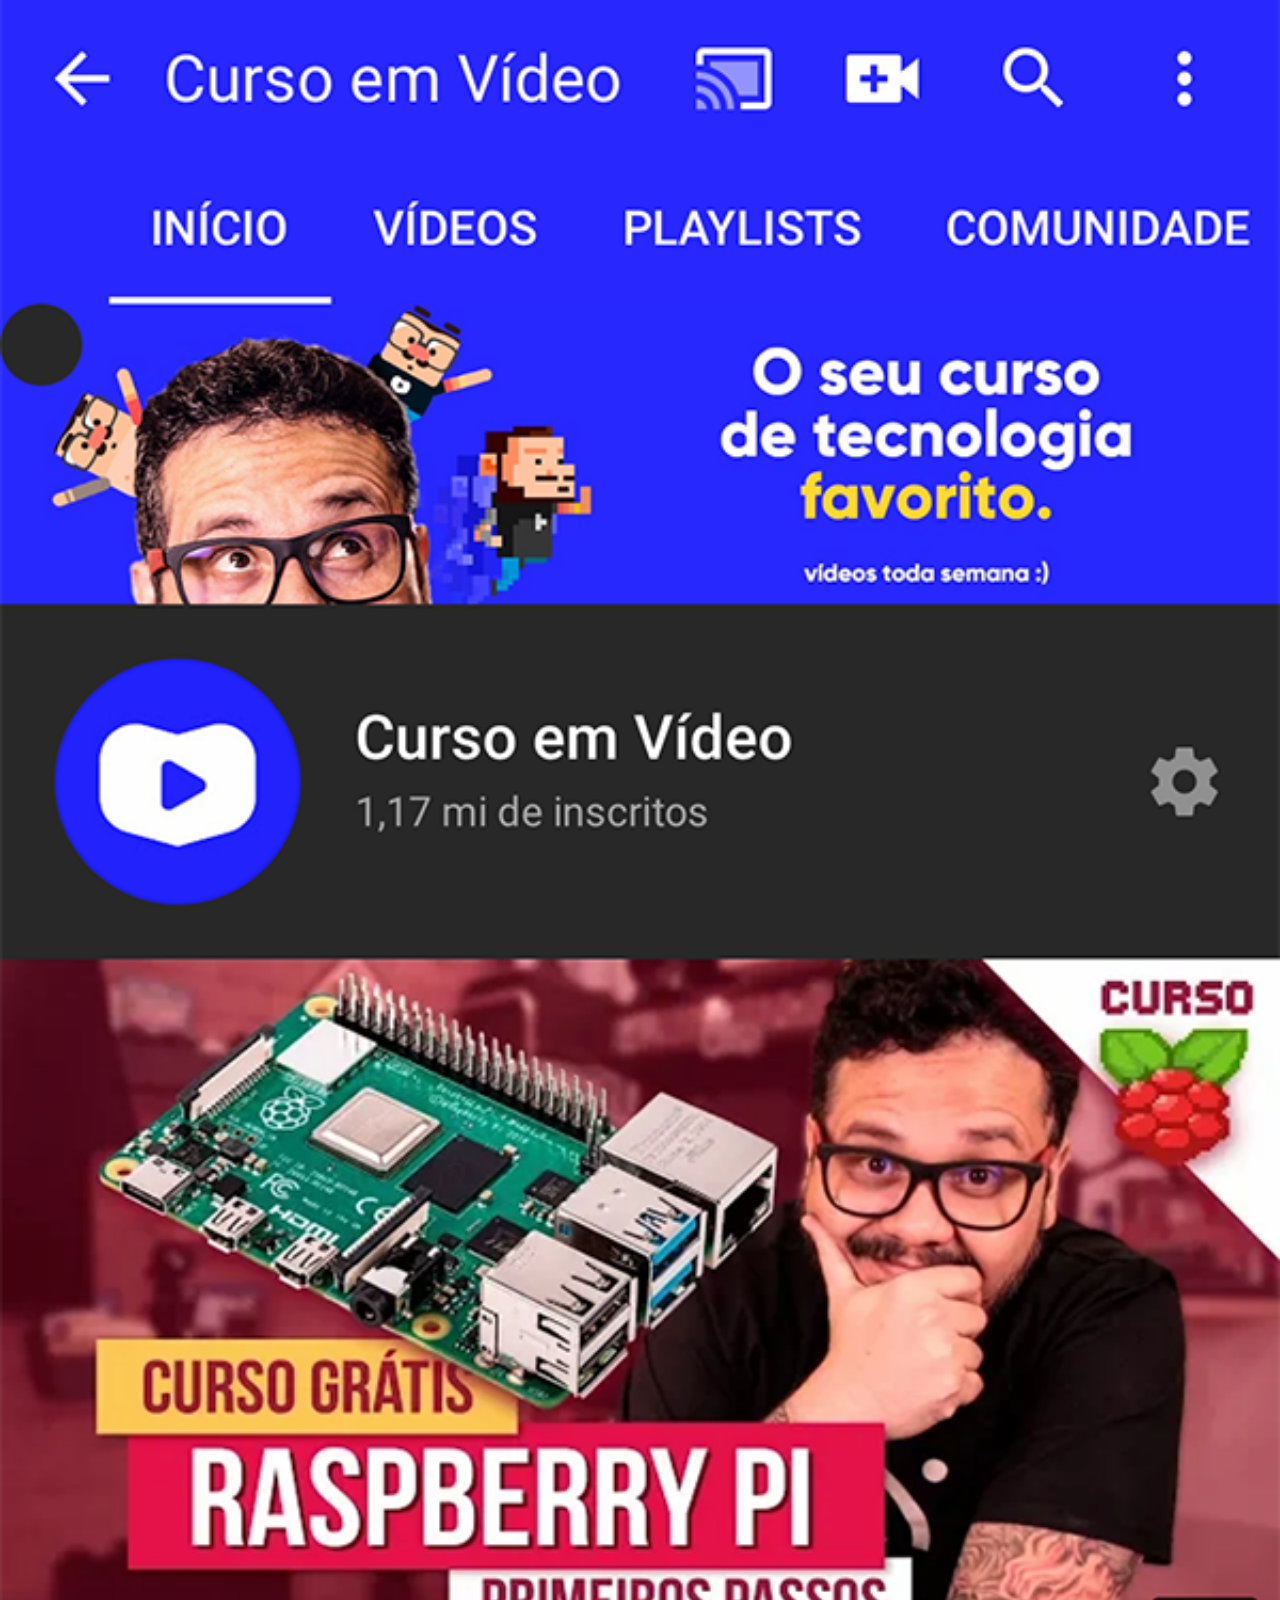
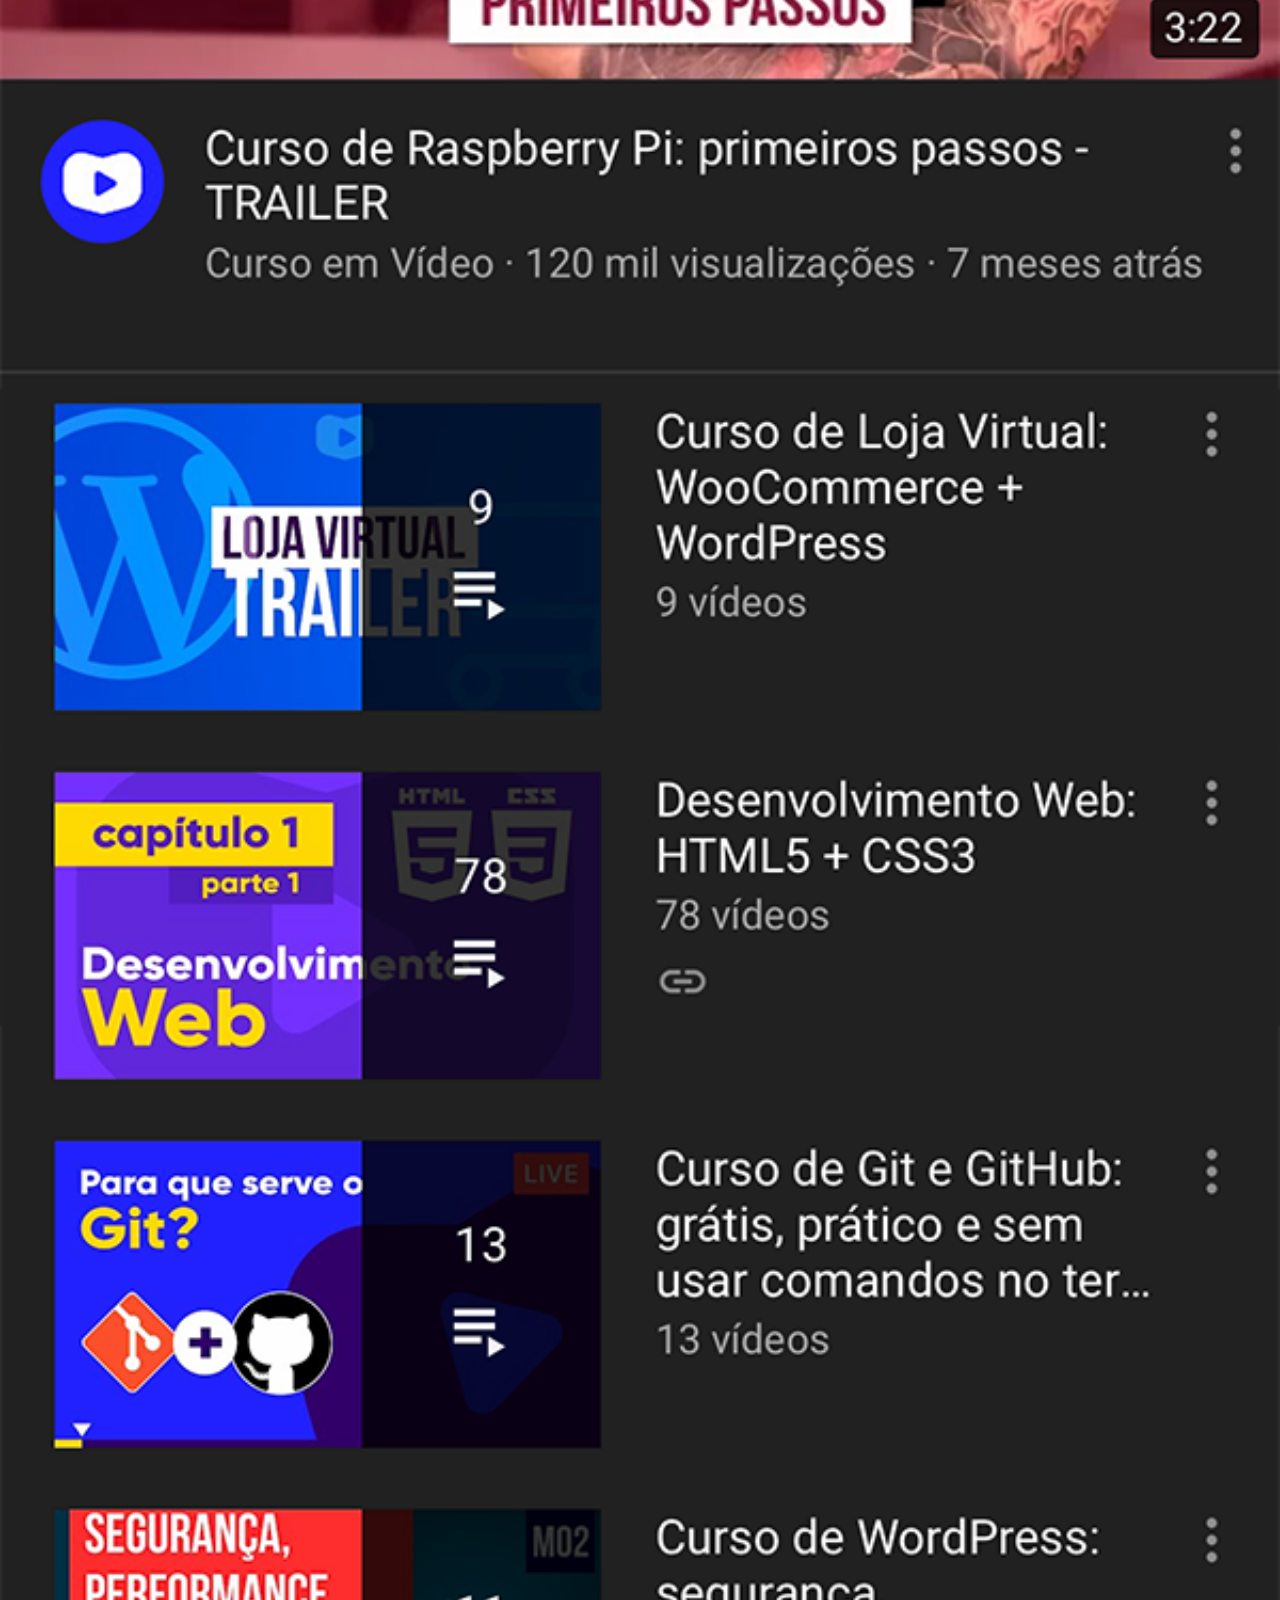
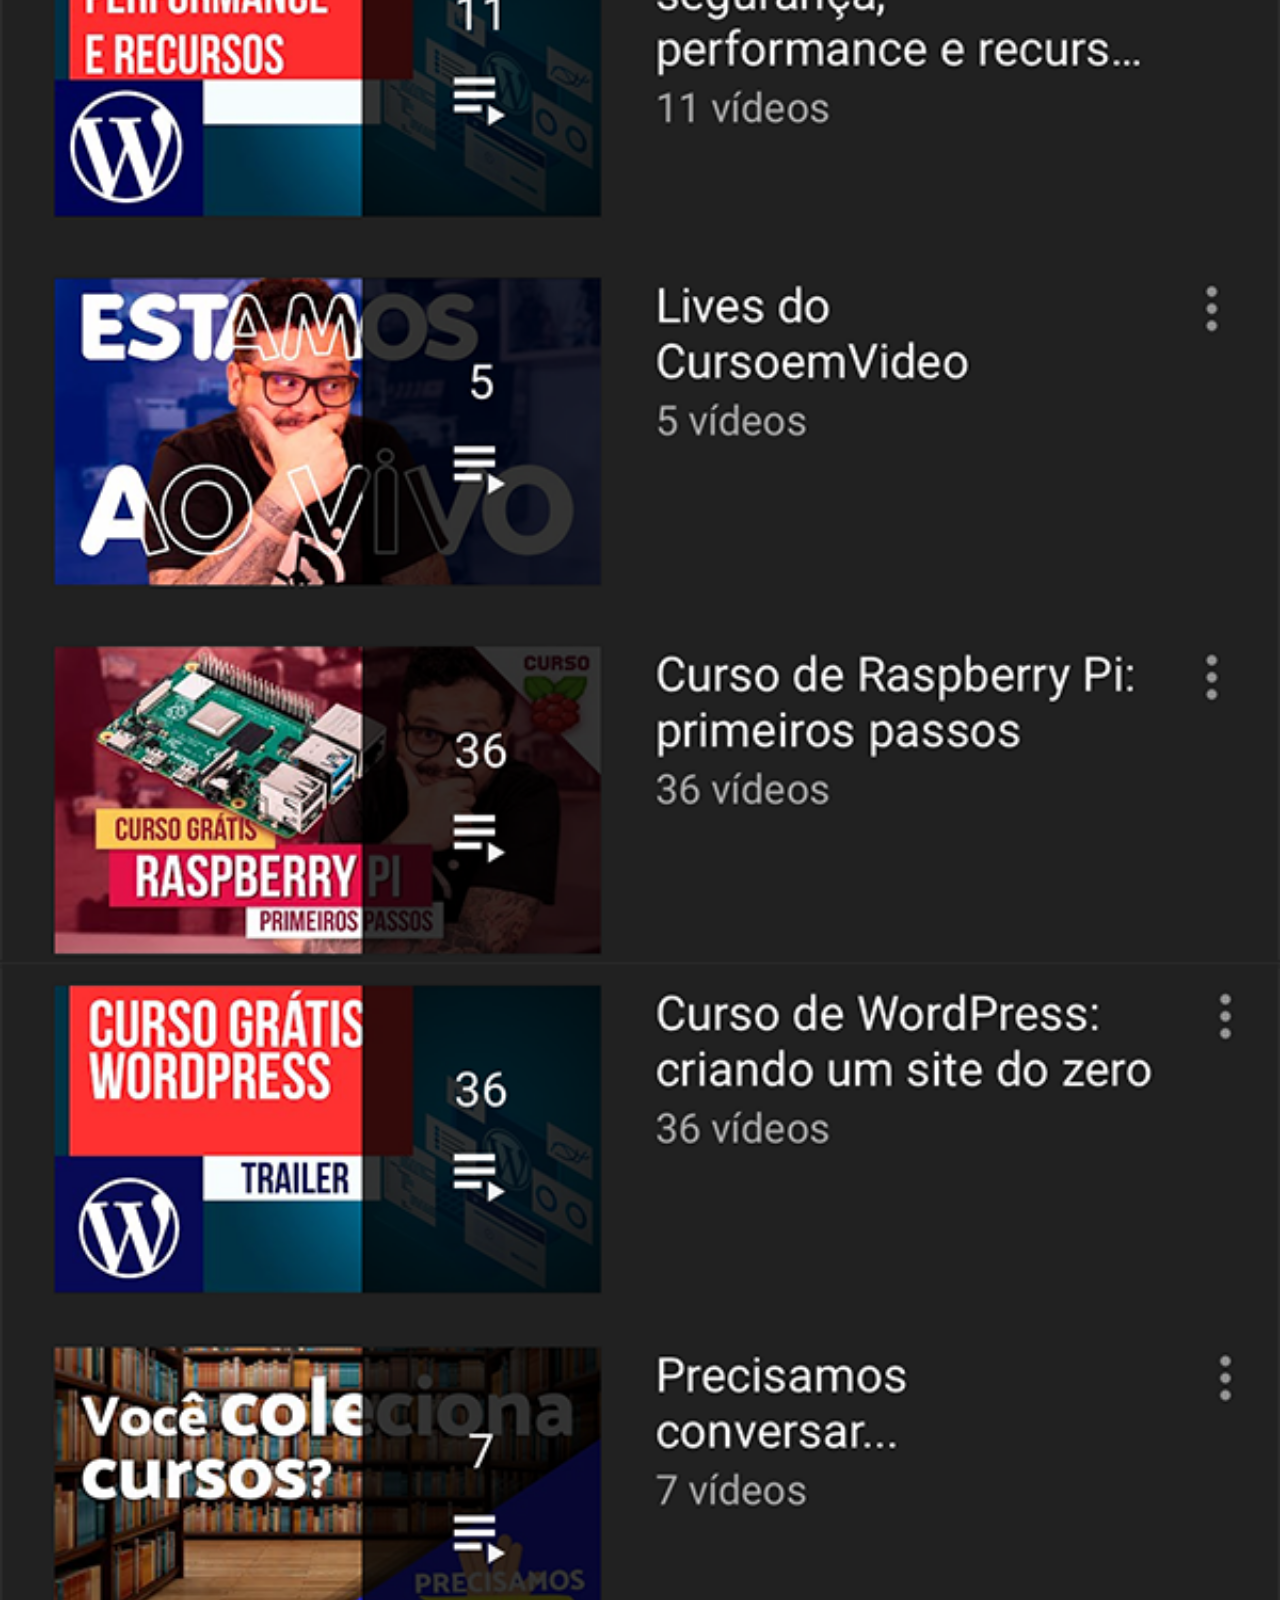
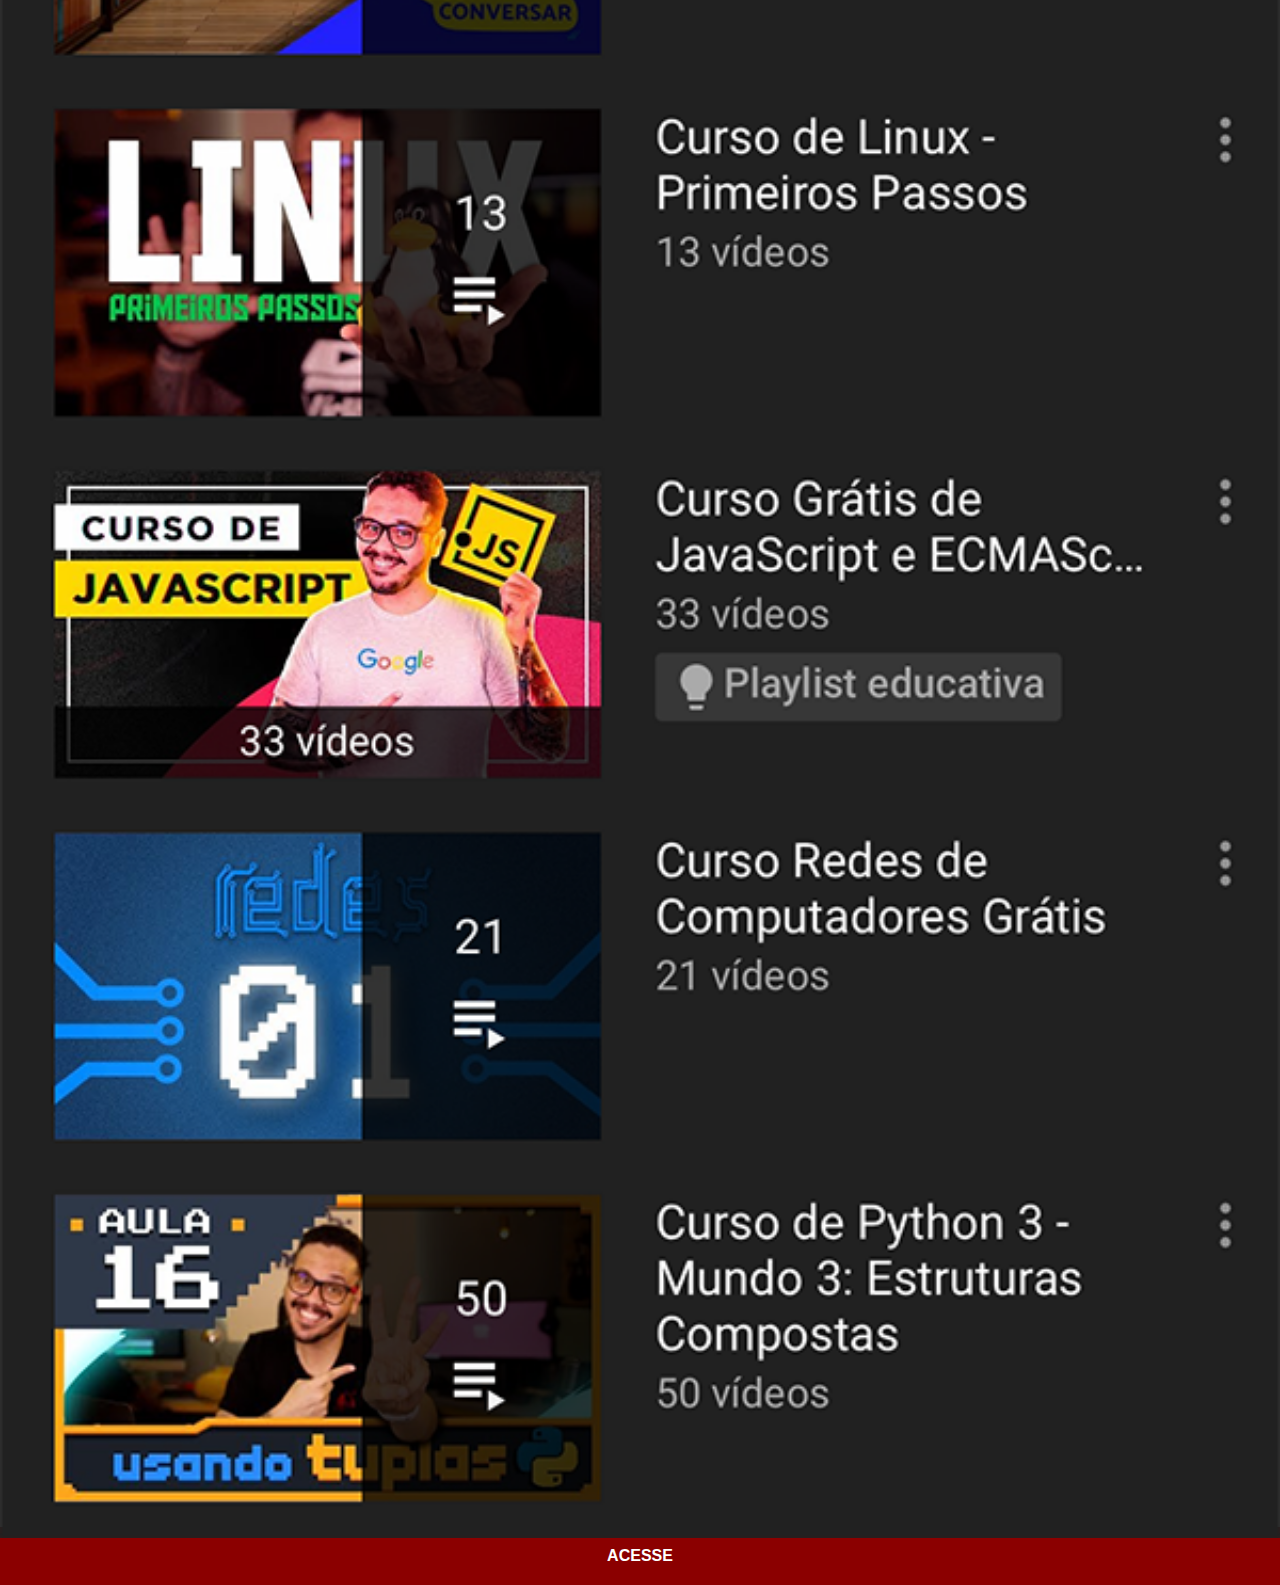
<file: youtube.html>
<!DOCTYPE html>
<html lang="pt-br">
<head>
    <meta charset="UTF-8">
    <meta http-equiv="X-UA-Compatible" content="IE=edge">
    <meta name="viewport" content="width=device-width, initial-scale=1.0">
    <title>YouTube</title>
    <link rel="stylesheet" href="estilos/social.css">
</head>
<body>
    <img src="imagens/tela-youtube.png" alt="YouTube">
    <a href="https://www.youtube.com/c/CursoemV%C3%ADdeo/playlists" target="_blank">ACESSE</a>
</body>
</html>
</file>
<file: estilos/style.css>
@charset "UTF-8";

* {
    margin: 0px;
    padding: 0px;
    font-family: Arial, Helvetica, sans-serif;
}

html, body {
    height: 100vh;
    width: 100vw;
}

body {
    background: url('../imagens/fundo-madeira.jpg') no-repeat top center;
    background-size: cover;
    background-attachment: fixed;
}

main {
    position: relative;
    height: 98vh;
    
}

section#telefone {
    position: absolute;
    top: 50%;
    bottom: 50%;
    left: 50%;
    transform: translate(-50%, -50%);
    height: 627px;
    width: 311px;
    background: url('../imagens/frame-iphone.png') no-repeat;
}

iframe#tela {
    position: relative;
    top: 80px;
    left: 22px;
    width: 267px;
    height: 471px;
}

section#redes-sociais {
    text-align: right;
}

section#redes-sociais img {
    width: 50px;
    margin: 10px;
    border-radius: 50%;
    box-shadow: 2px 2px 5px rgba(0, 0, 0, 400);
    box-sizing: border-box;
}

section#redes-sociais img:hover {
    border: 2px solid rgba(255, 255, 255, 0.637);
    transform: translate(-3px, -3px);
    box-shadow: 5px 5px 10px rgba(0, 0, 0, 0.63);
    transition: transform .2s, border .1s;
}
</file>
<file: estilos/social.css>
@charset "UTF-8";

* {
    margin: 0px;
    padding: 0px;
    font-family: Arial, Helvetica, sans-serif;
}

::-webkit-scrollbar {
    width: 0px;
    height: 0px;
}

img {
    width: 100vw;

}

a{
    display: block;
    background-color: darkred;
    margin-top: -15px;
    margin-bottom: -20px;
    padding: 20px;
    text-align: center;
    font-weight: bolder;
    text-decoration: none;
    color: white;
}

a:hover {
    background-color: red;
}
</file>
